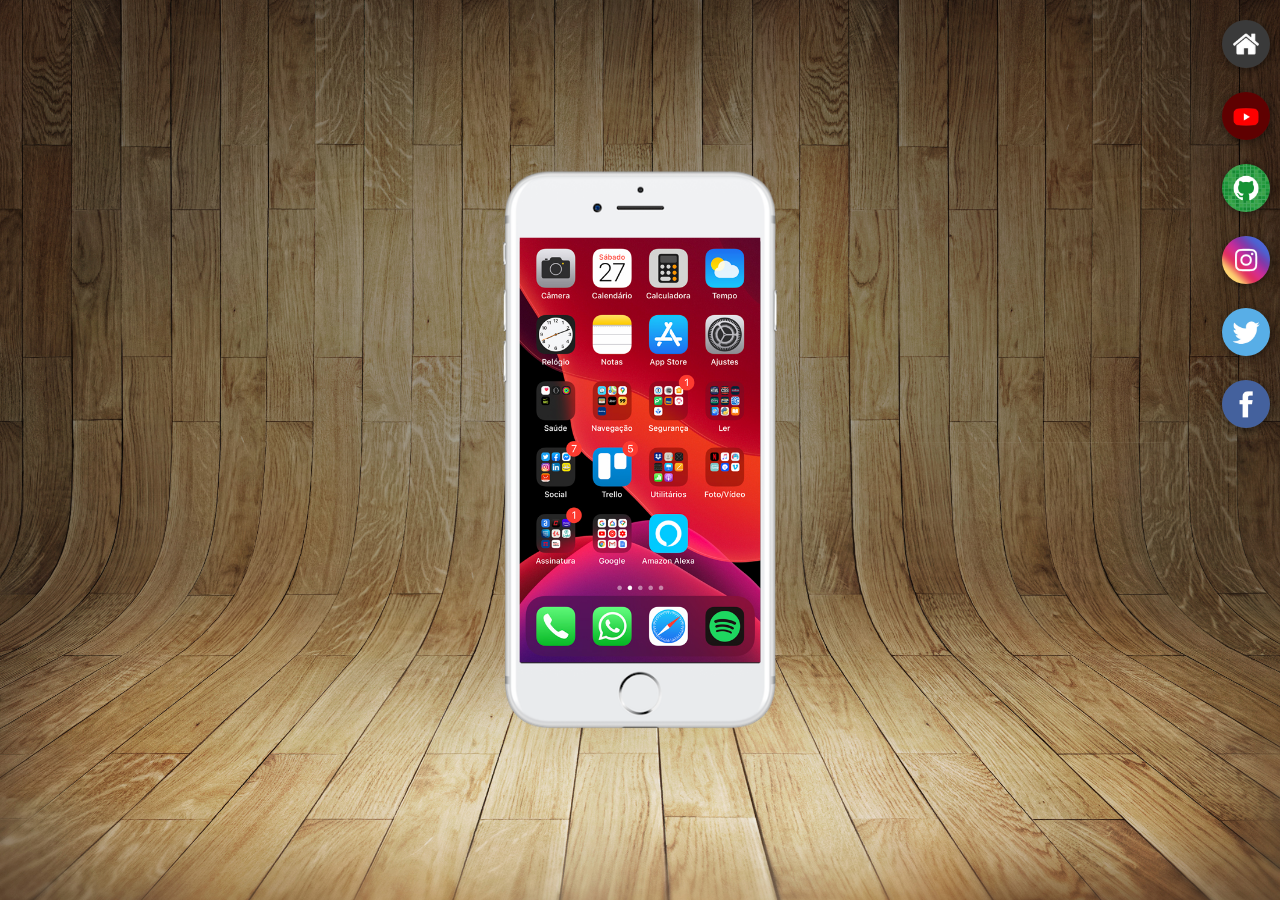
<file: index.html>
<!DOCTYPE html>
<html lang="pt-br">
<head>
    <meta charset="UTF-8">
    <meta name="viewport" content="width=device-width, initial-scale=1.0">
    <title>Redes Sociais</title>
    <link rel="stylesheet" href="styles.css">
    <link rel="shortcut icon" href="./imagens/" type="image/x-icon">
    <link rel="shortcut icon" href="./imagens/favicon.ico" type="image/x-icon">
</head>
<body>
    <div class="container-iphone">
        <img src="imagens/frame-iphone.png" alt="iphone">
        <iframe src="./pages/home.html" frameborder="0" name="name"></iframe>
    </div>
    <div class="nav">
        <a href="./pages/home.html" target="name"><img src="imagens/logo-home.jpg" alt="logo"></a>
        <a href="./pages/pag_001.html" target="name"><img src="imagens/logo-youtube.jpg" alt="logo"></a>
        <a href="./pages/pag_002.html" target="name"><img src="imagens/logo-github.jpg" alt="logo"></a>
        <a href="./pages/pag_003.html" target="name"><img src="imagens/logo-instagram.jpg" alt="logo"></a>
        <a href="./pages/pag_004.html" target="name"><img src="imagens/logo-twitter.jpg" alt="logo"></a>
        <a href="./pages/pag_005.html" target="name"><img src="imagens/logo-facebook.jpg" alt="logo"></a>
    </div>
</body>
</html>
</file>
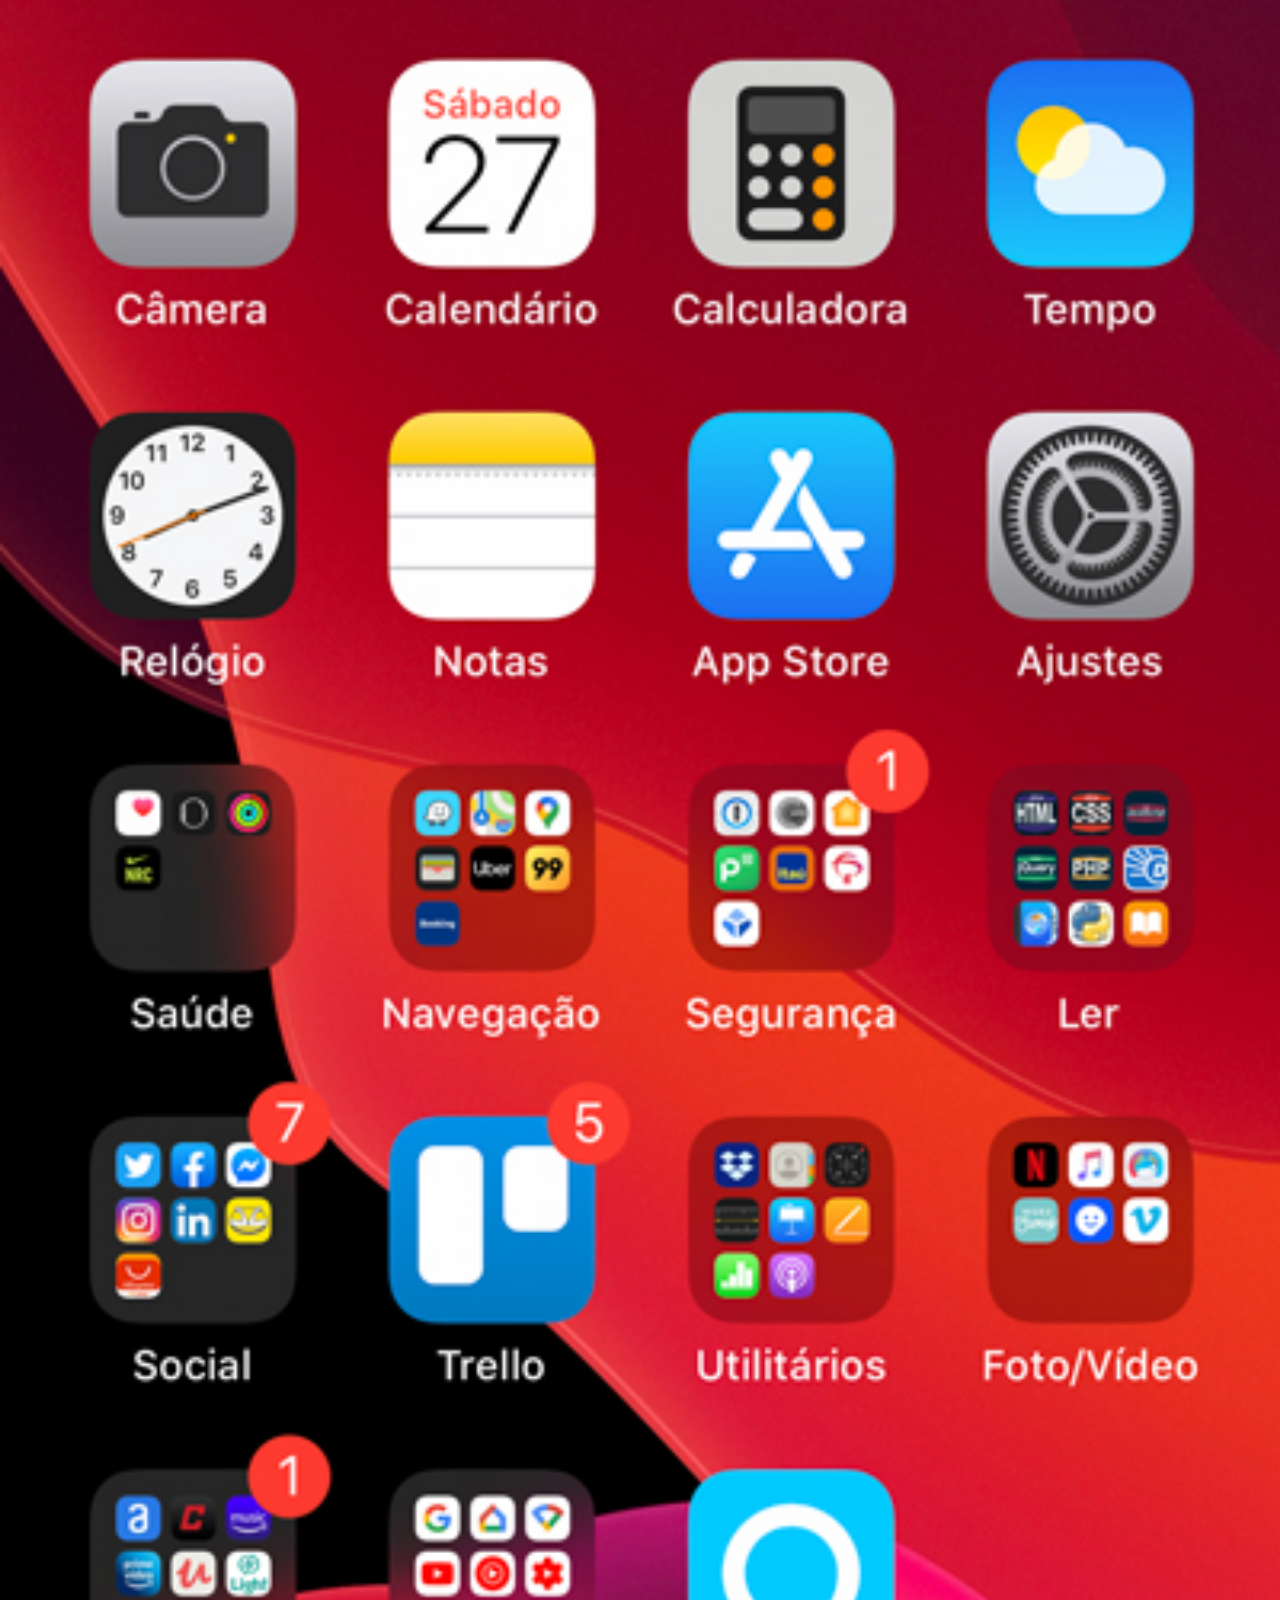
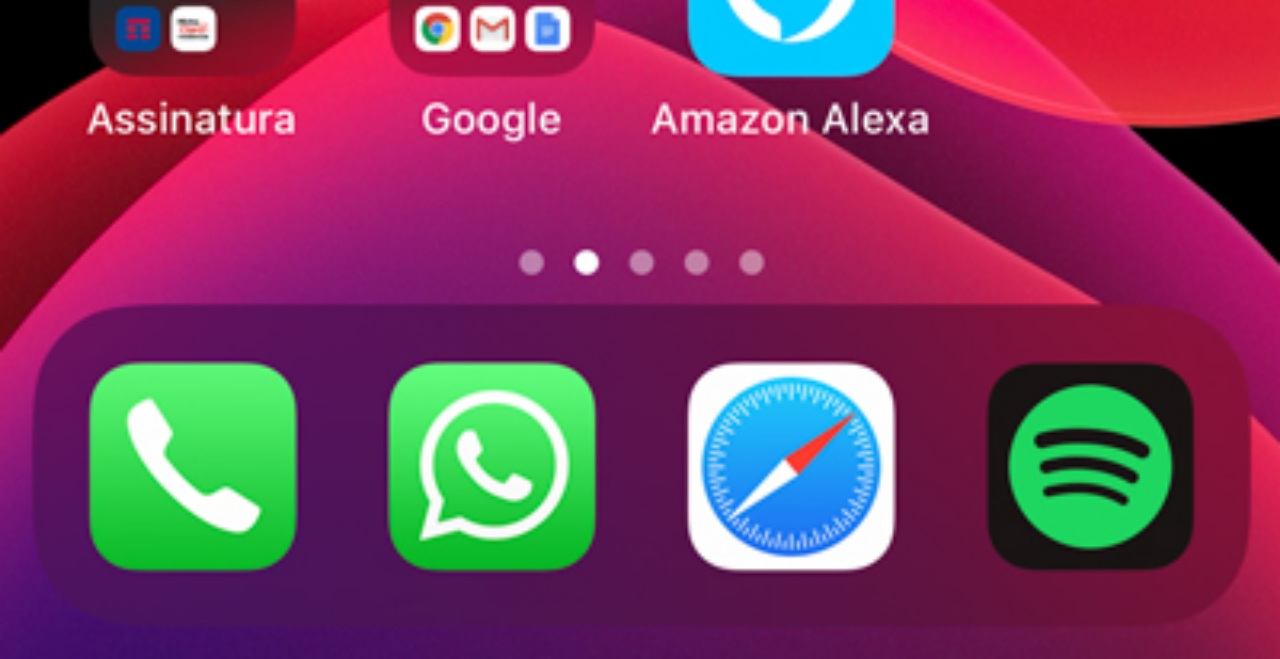
<file: pages/home.html>
<!DOCTYPE html>
<html lang="pt-br">
<head>
    <meta charset="UTF-8">
    <meta name="viewport" content="width=device-width, initial-scale=1.0">
    <title>Document</title>
    <style>
        *{
            margin: 0;
            padding: 0;
        }
        .container-img img{
            display: block;
            margin: auto;
            width: 100%;
        }
        .button p{
            text-align: center;
            padding: 15px 0px;
            font-size: 18px;
            font-family: Arial, Helvetica, sans-serif;
            font-weight: bold;
            background-color: red;
            color: white;
        }
        .button p:hover{
            cursor: pointer;
        }
        .button > p > a{
            color: white;
            text-decoration: none;
        }
    
    </style>
</head>
<body>
    <div class="container-img">
        <img src="../imagens/tela-home.jpg" alt="img">
    </div>
</body>
</html>
</file>
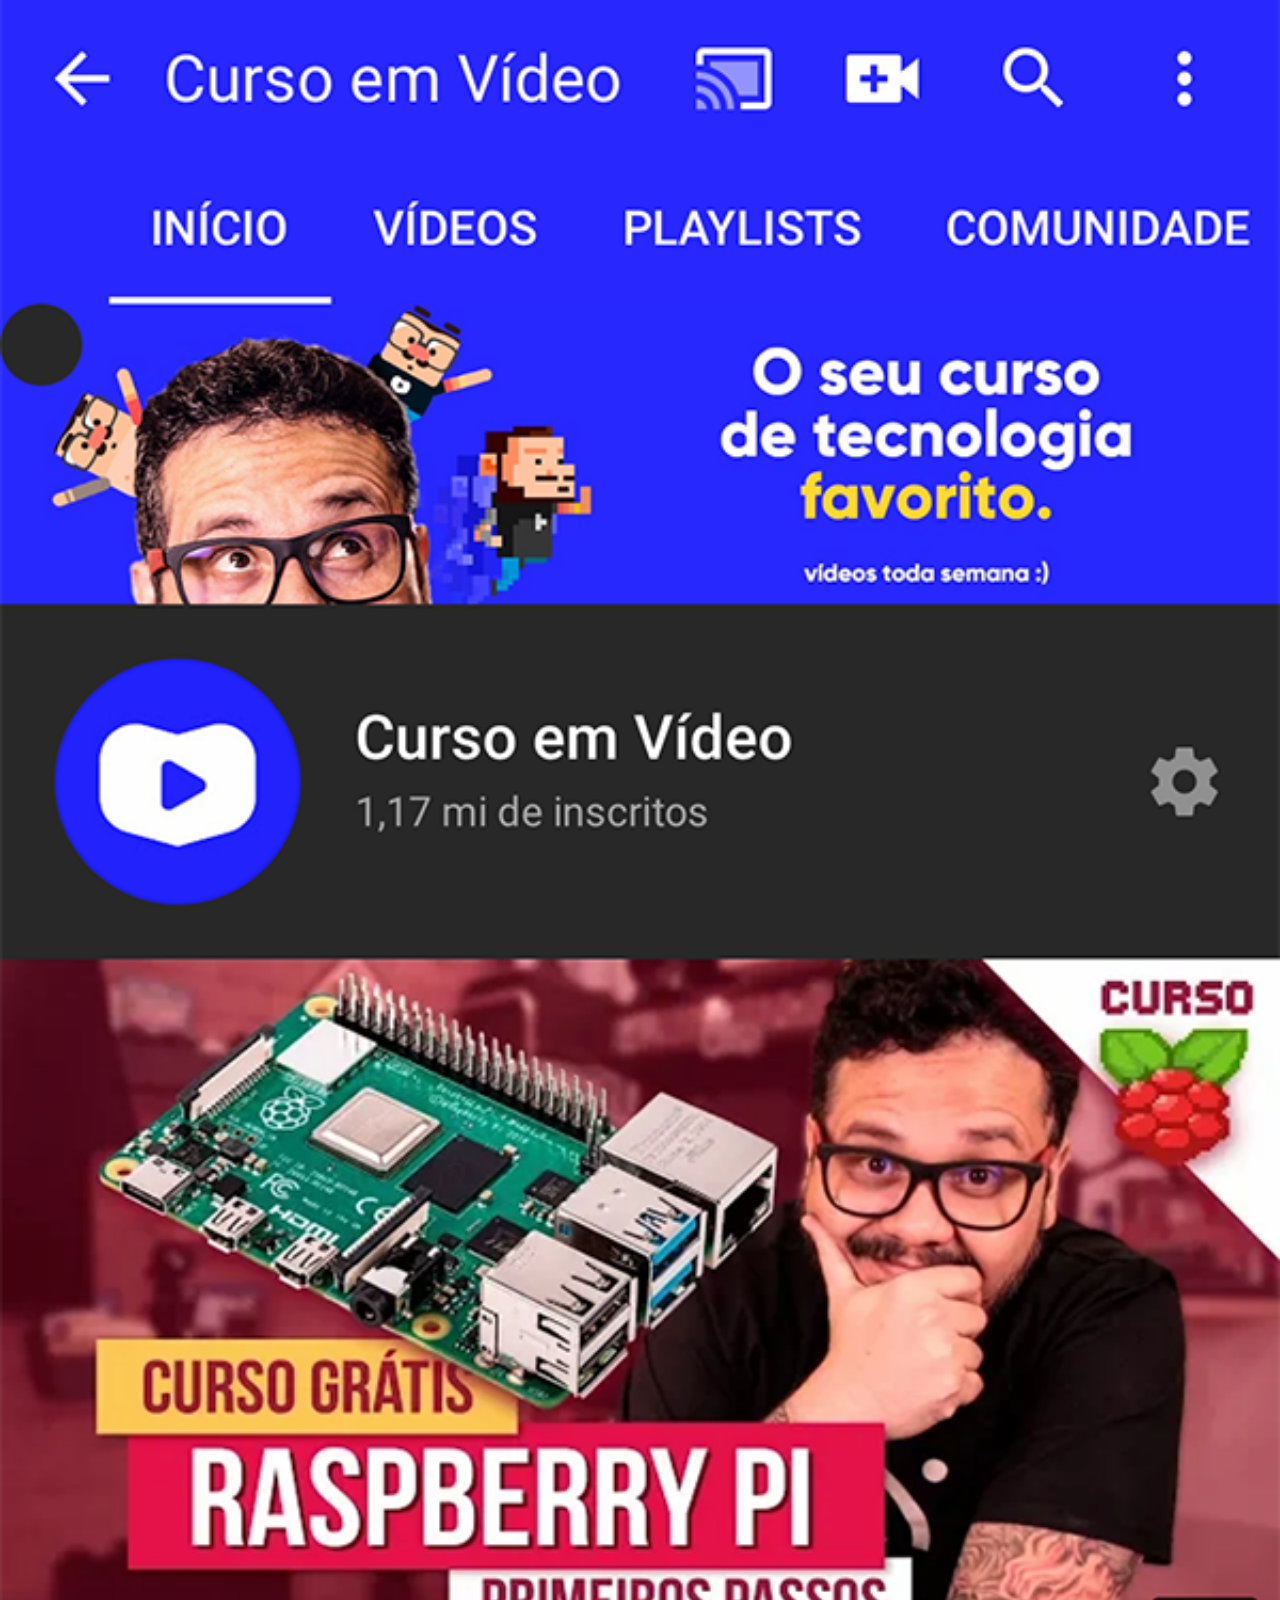
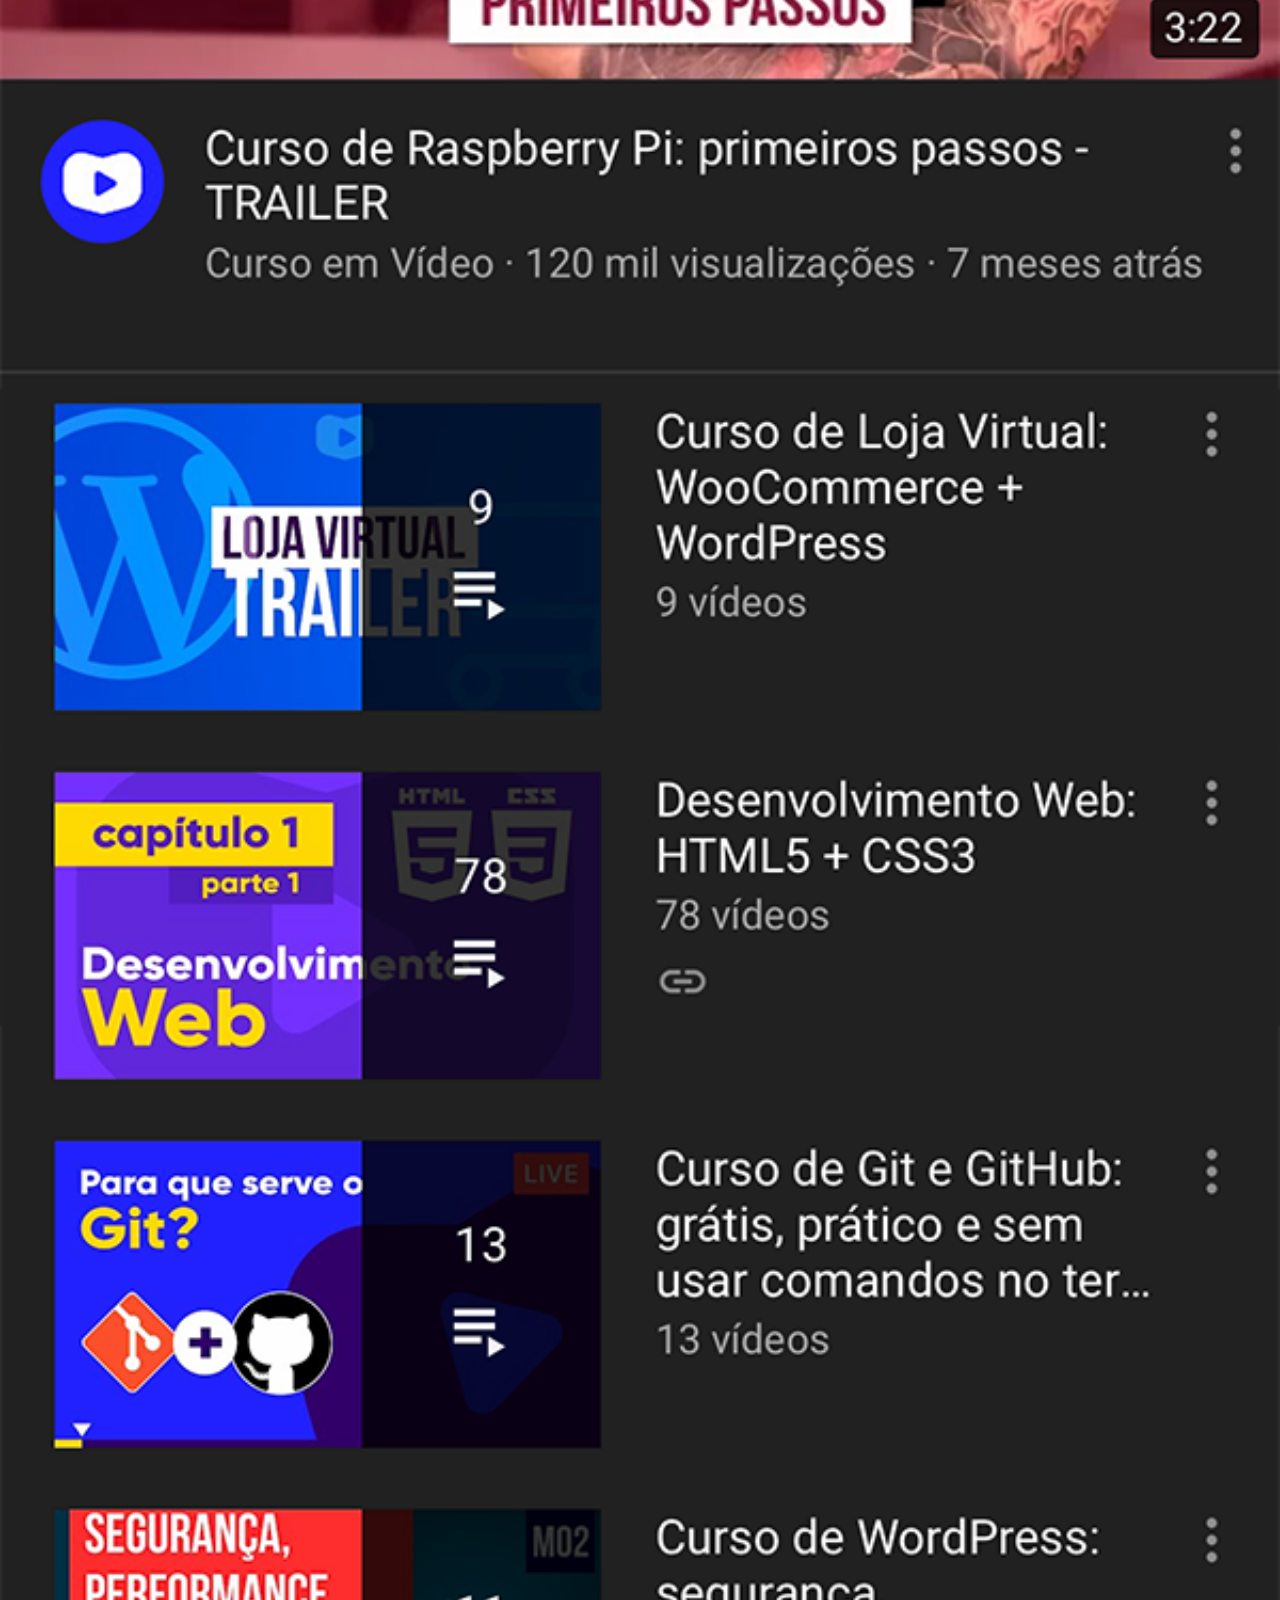
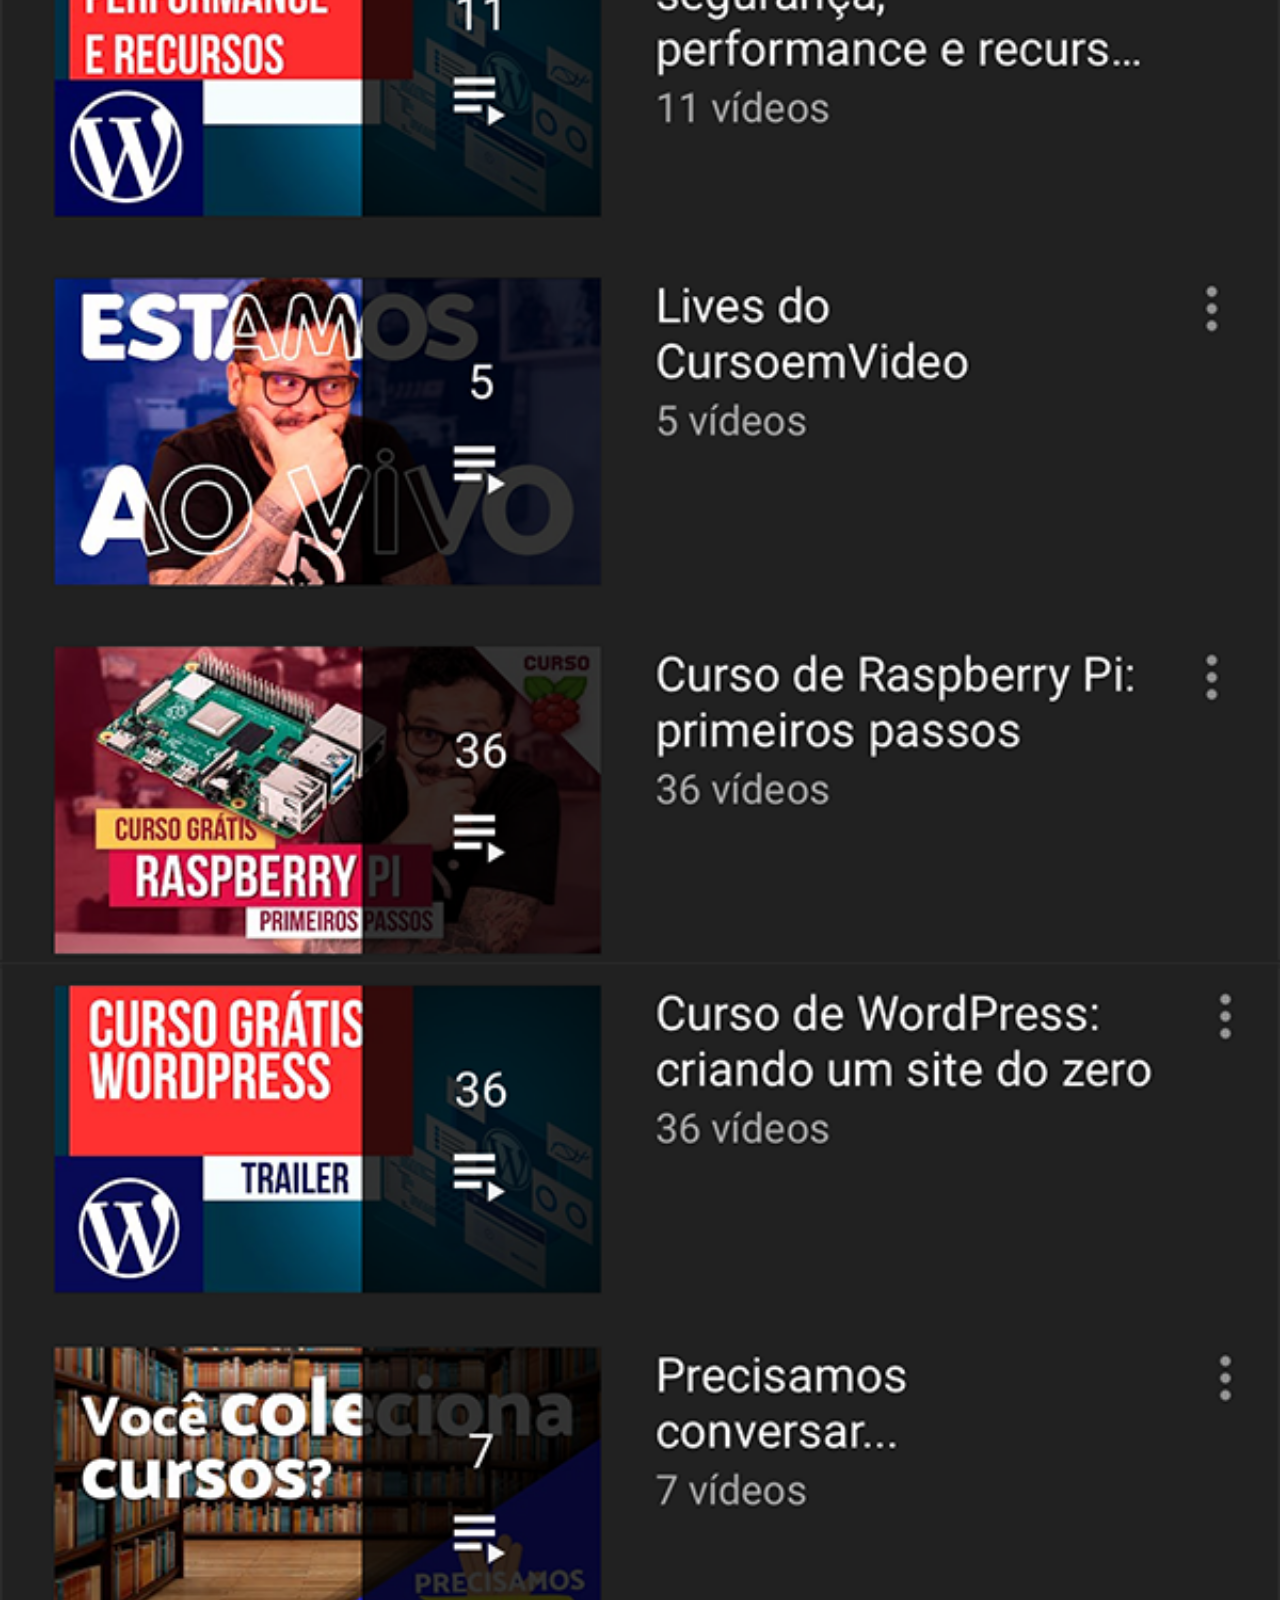
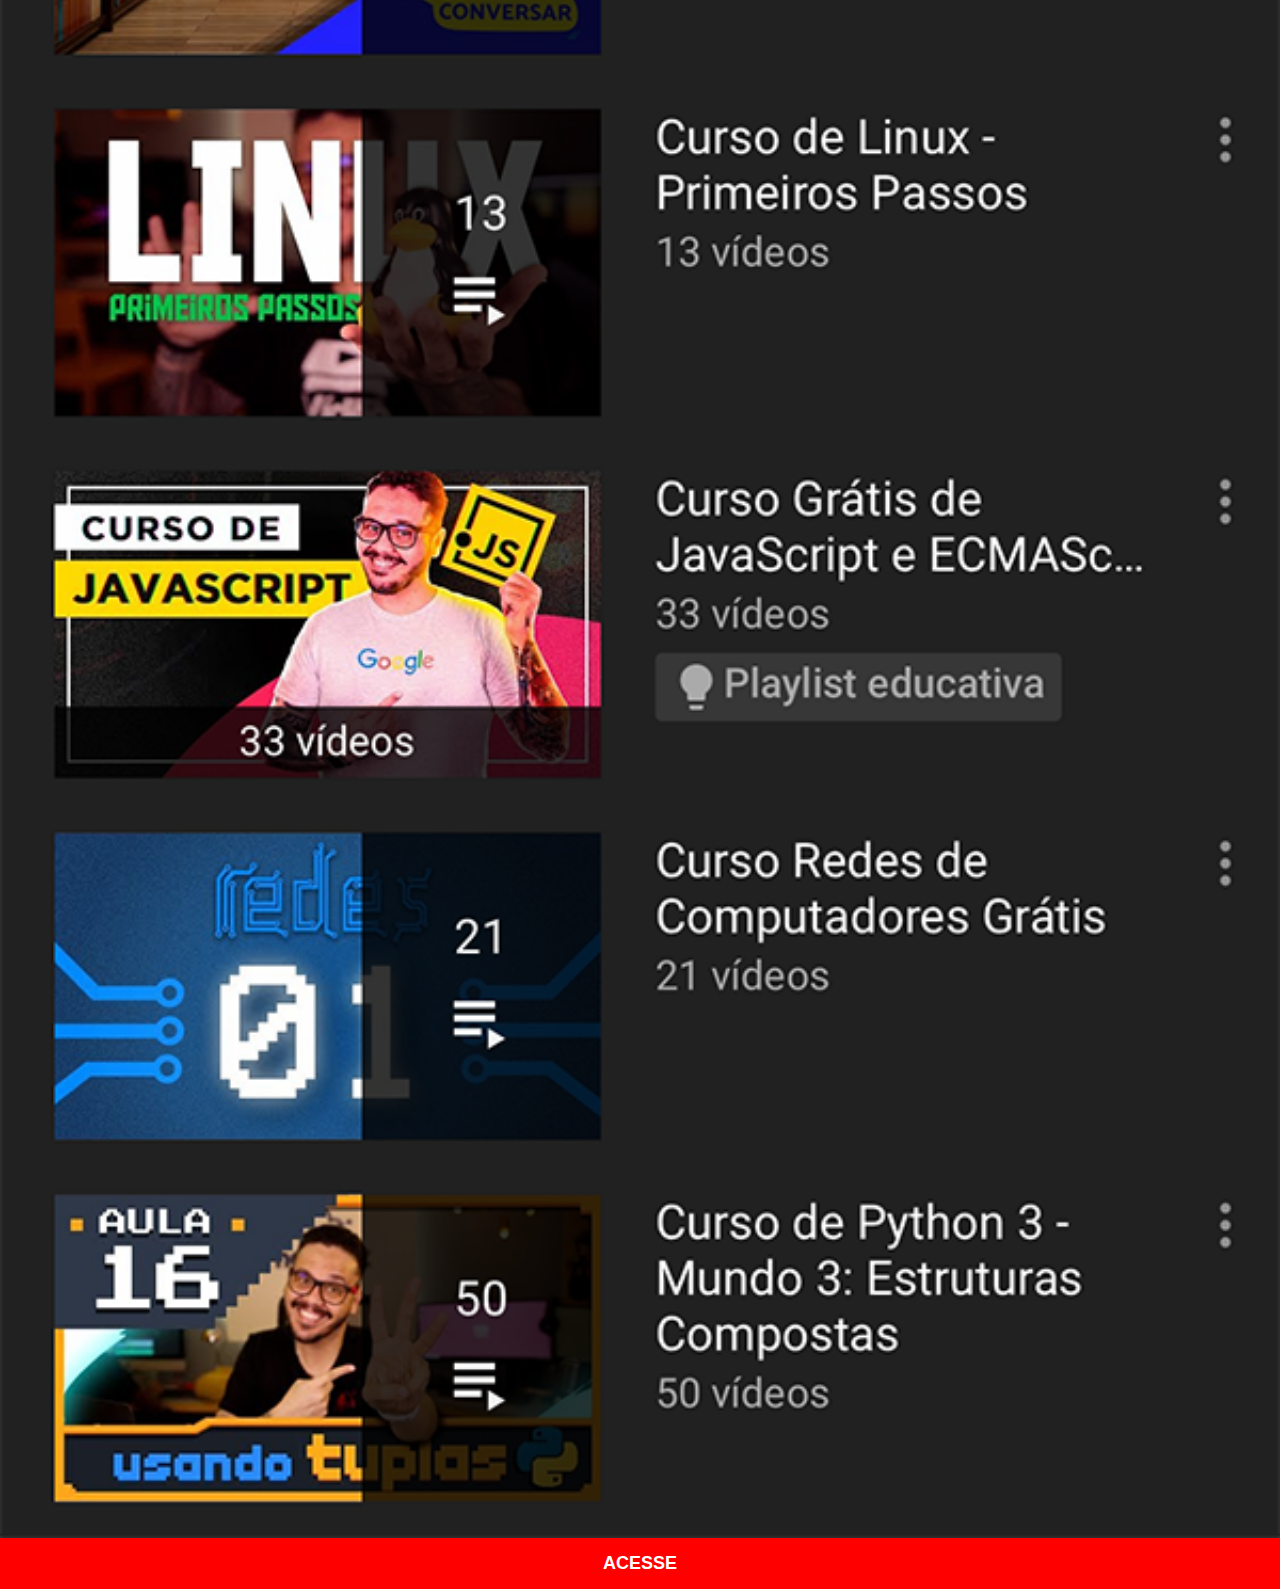
<file: pages/pag_001.html>
<!DOCTYPE html>
<html lang="pt-br">
<head>
    <meta charset="UTF-8">
    <meta name="viewport" content="width=device-width, initial-scale=1.0">
    <title>Document</title>
    <style>
        *{
            margin: 0;
            padding: 0;
        }
        ::-webkit-scrollbar{
            width: 0;
            height: 0;
        }
        .container-img img{
            display: block;
            margin: auto;
            width: 100%;
        }
        .button p{
            text-align: center;
            padding: 15px 0px;
            font-size: 18px;
            font-family: Arial, Helvetica, sans-serif;
            font-weight: bold;
            background-color: red;
            color: white;
        }
        .button p:hover{
            cursor: pointer;
        }
        .button > p > a{
            color: white;
            text-decoration: none;
        }
    
    </style>
</head>
<body>
    <div class="container-img">
        <img src="../imagens/tela-youtube.png" alt="img">
    </div>
    <div class="button">
        <p><a href="#">ACESSE</a></p>
    </div>
</body>
</html>
</file>
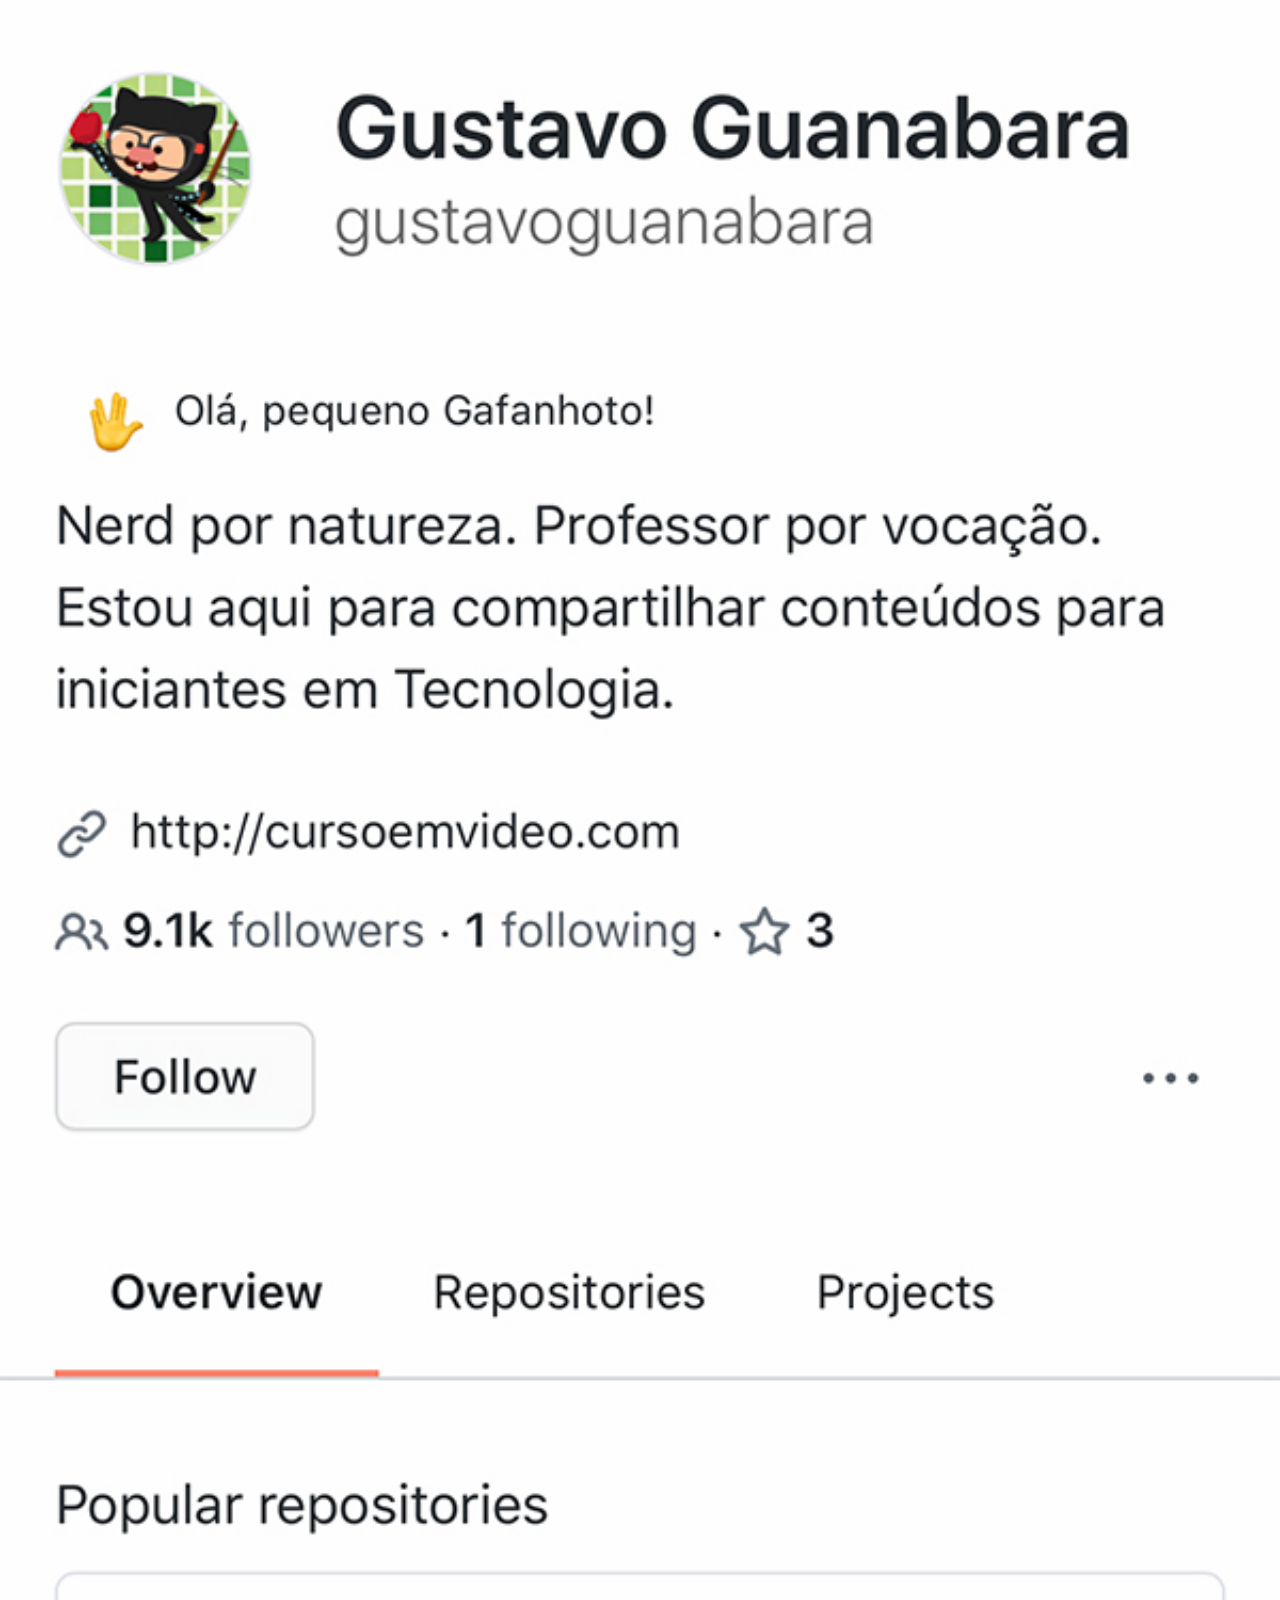
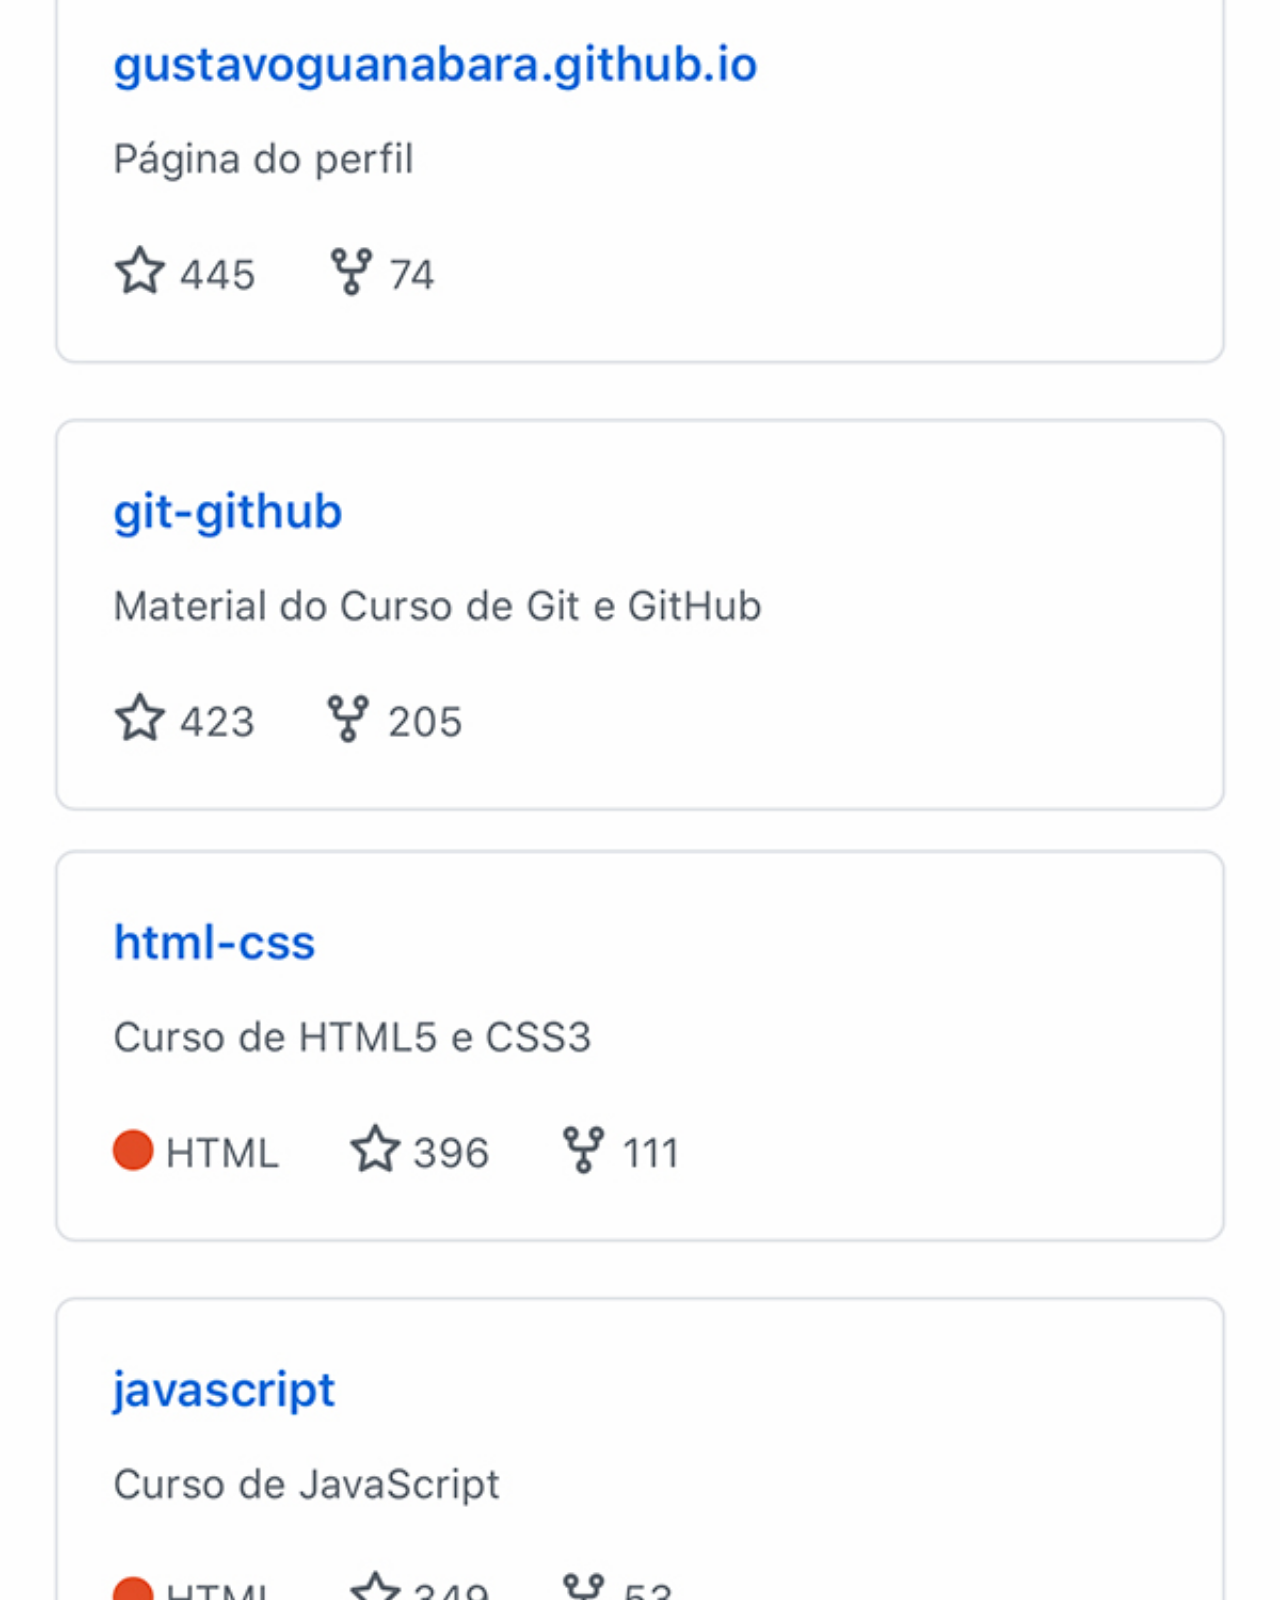
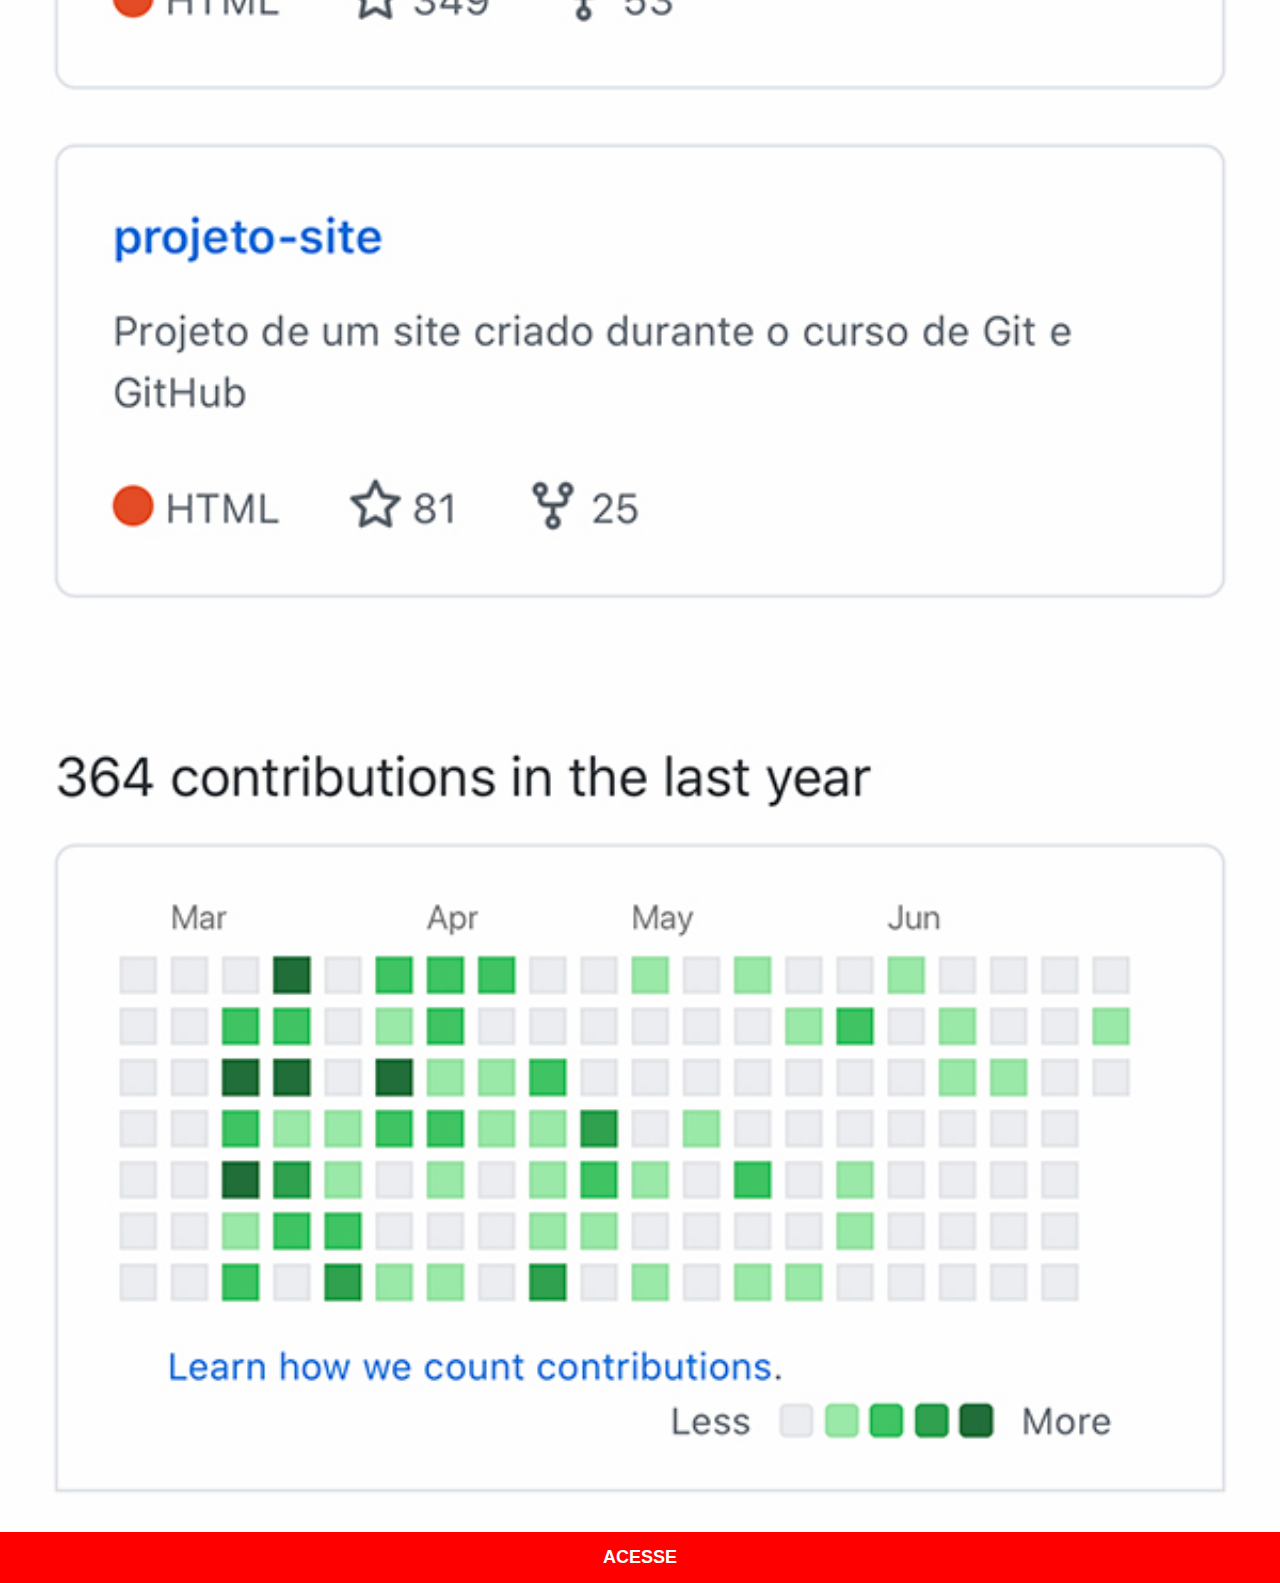
<file: pages/pag_002.html>
<!DOCTYPE html>
<html lang="pt-br">
<head>
    <meta charset="UTF-8">
    <meta name="viewport" content="width=device-width, initial-scale=1.0">
    <title>Document</title>
    <style>
        *{
            margin: 0;
            padding: 0;
        }
        ::-webkit-scrollbar{
            width: 0;
            height: 0;
        }
        .container-img img{
            display: block;
            margin: auto;
            width: 100%;
        }
        .button p{
            text-align: center;
            padding: 15px 0px;
            font-size: 18px;
            font-family: Arial, Helvetica, sans-serif;
            font-weight: bold;
            background-color: red;
            color: white;
        }
        .button p:hover{
            cursor: pointer;
        }
        .button > p > a{
            color: white;
            text-decoration: none;
        }
    
    </style>
</head>
<body>
    <div class="container-img">
        <img src="../imagens/tela-github.jpg" alt="img">
    </div>
    <div class="button">
        <p><a href="#">ACESSE</a></p>
    </div>
</body>
</html>
</file>
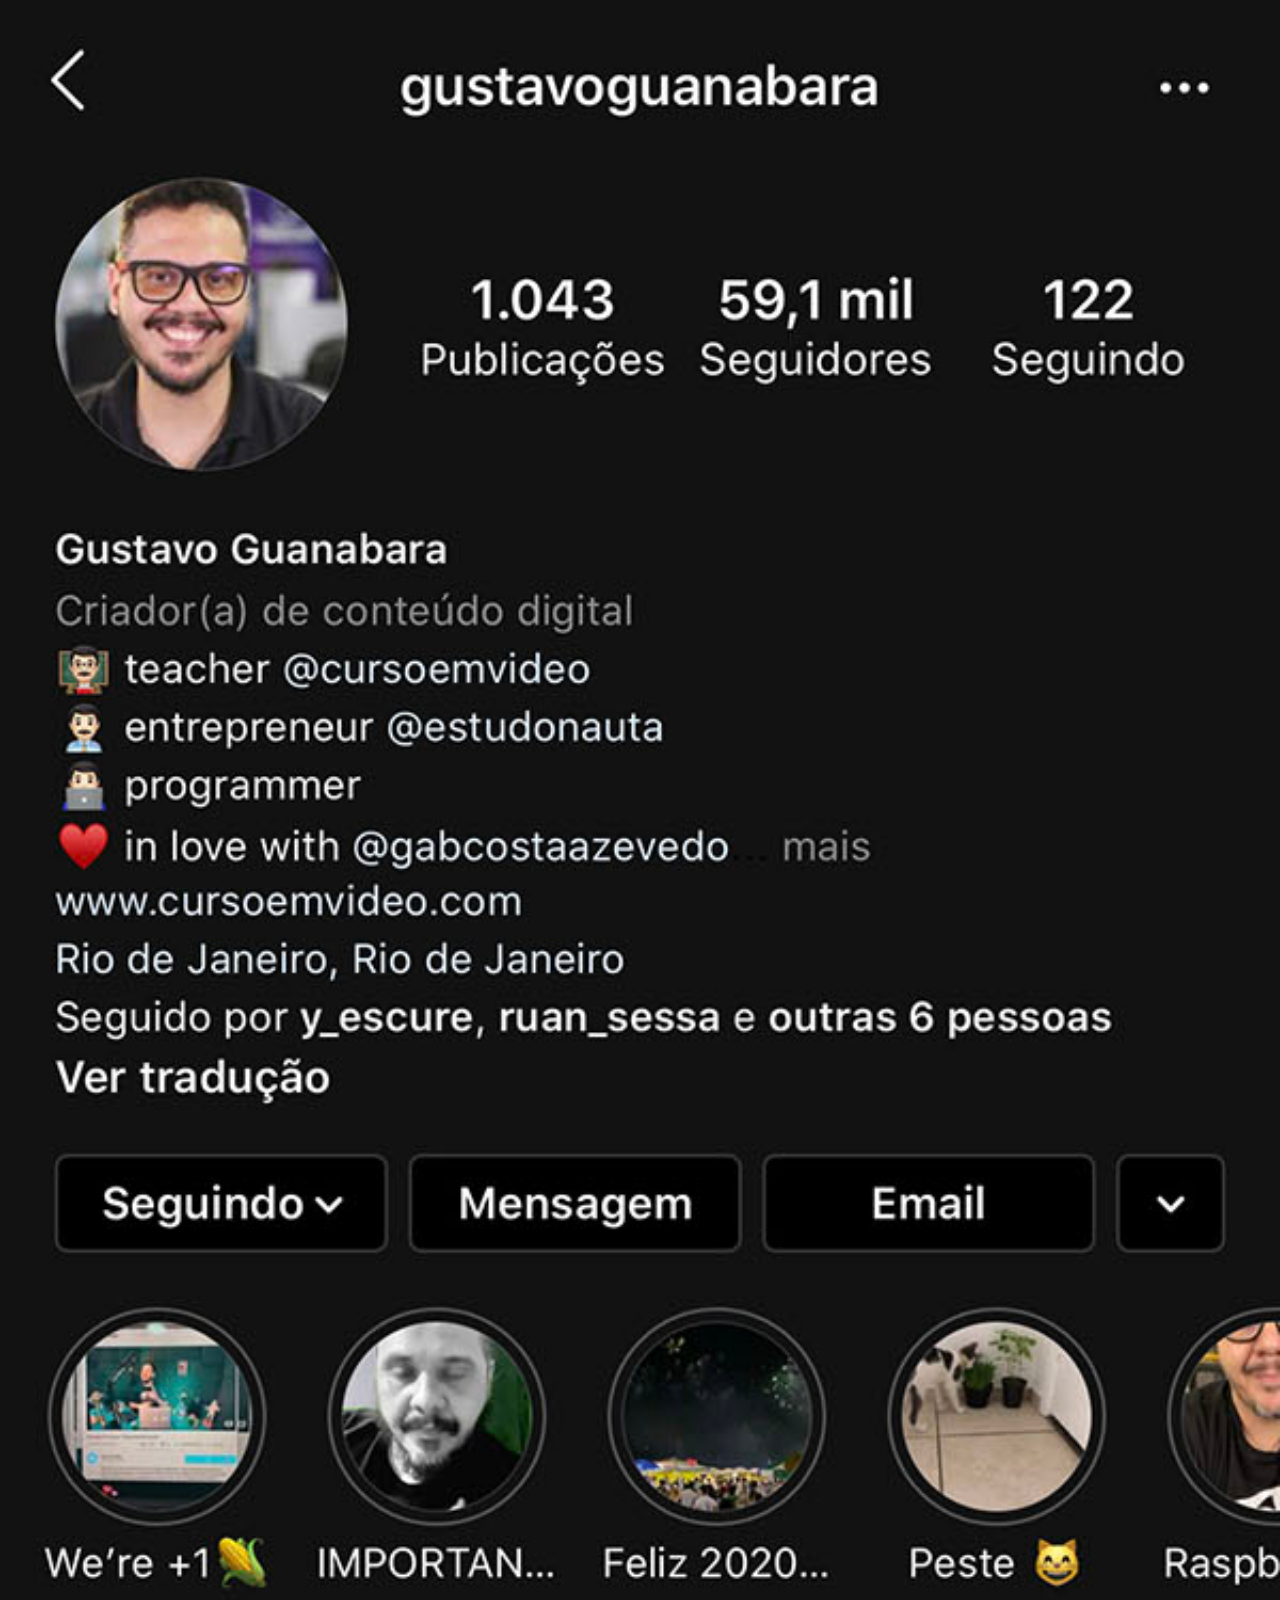
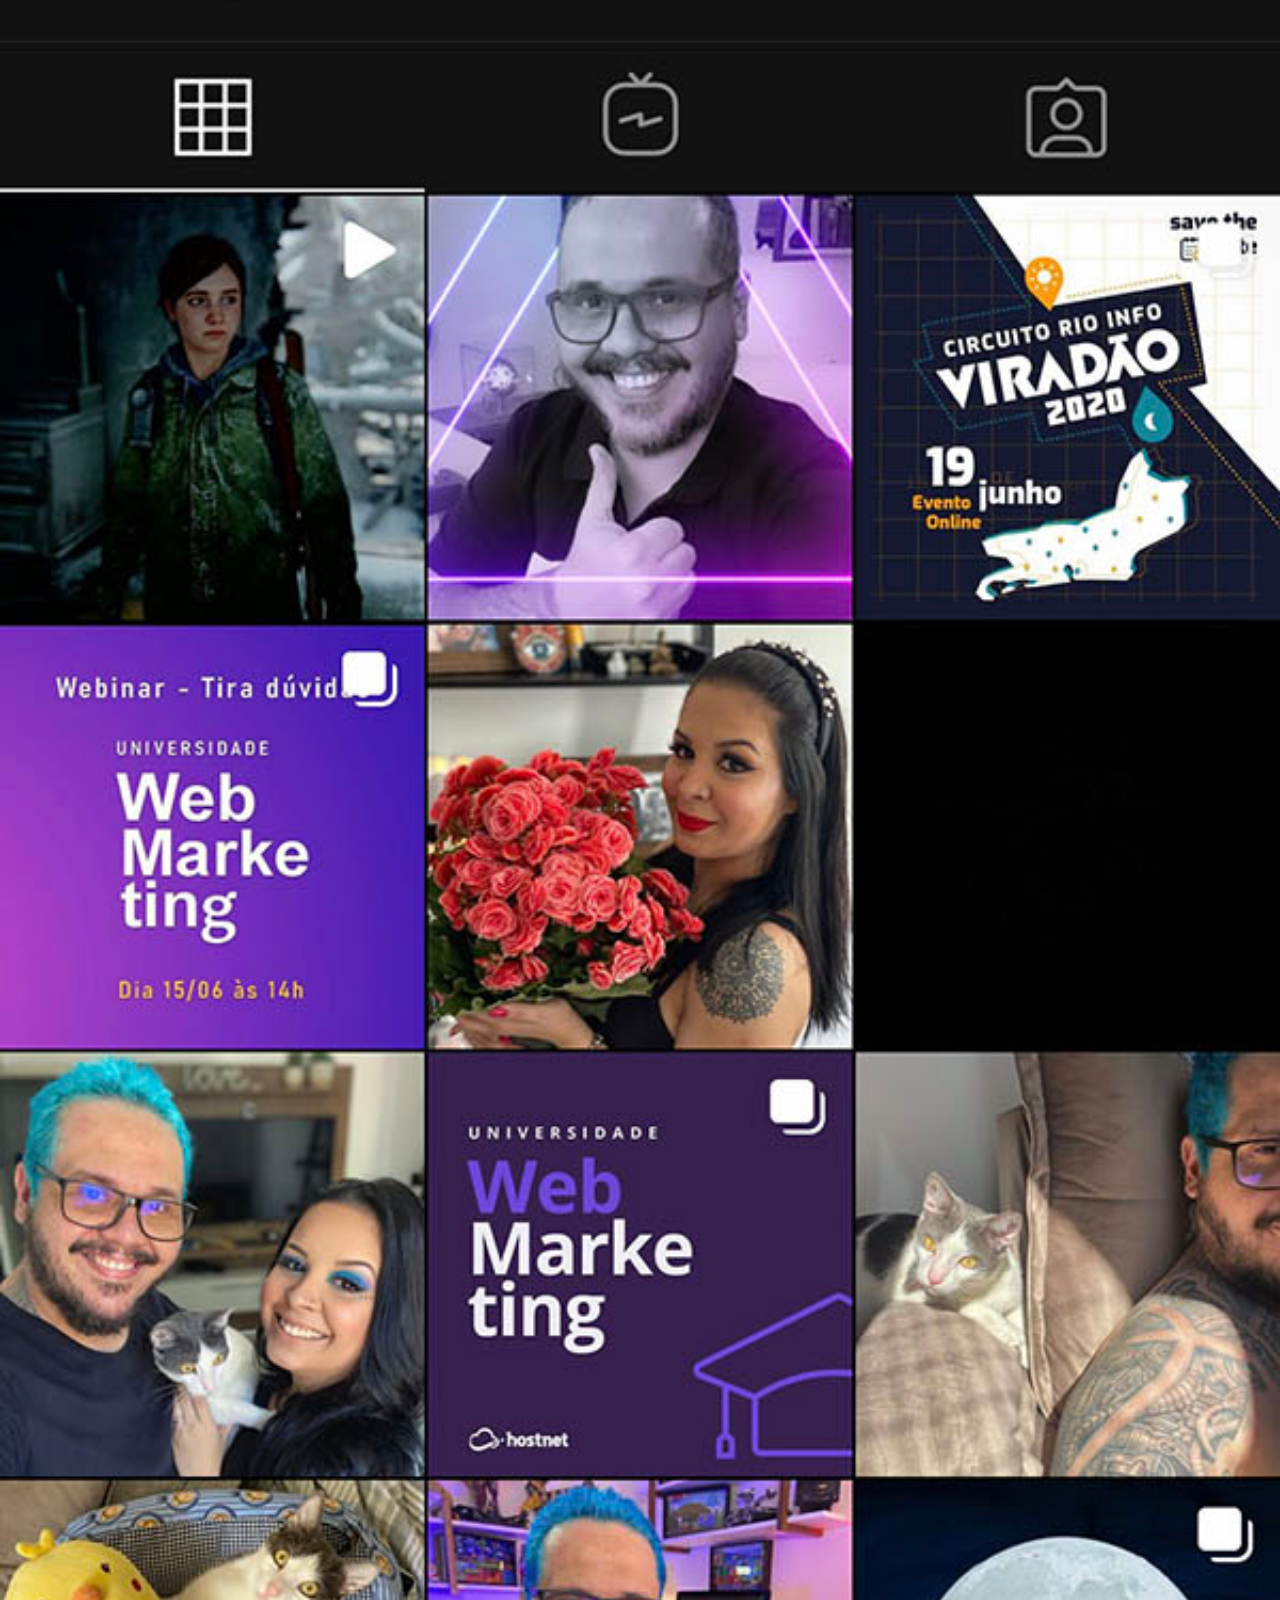
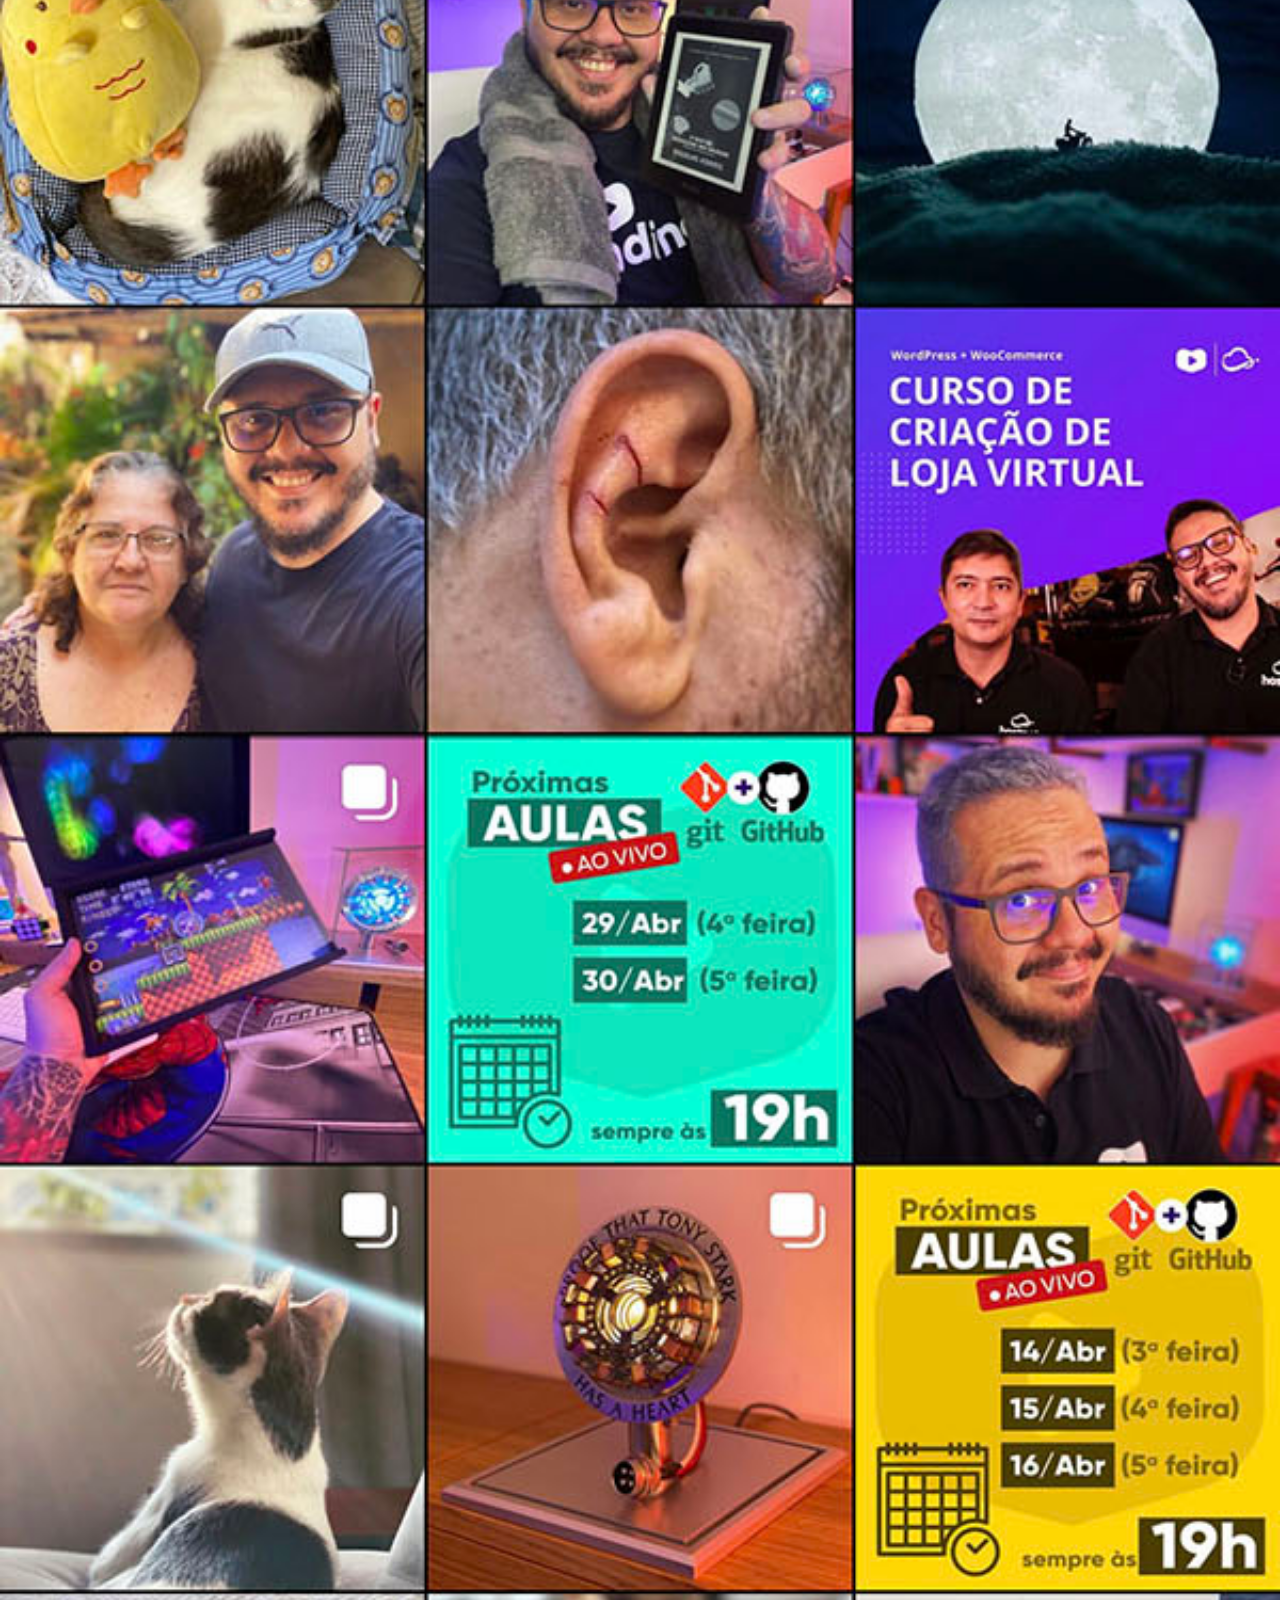
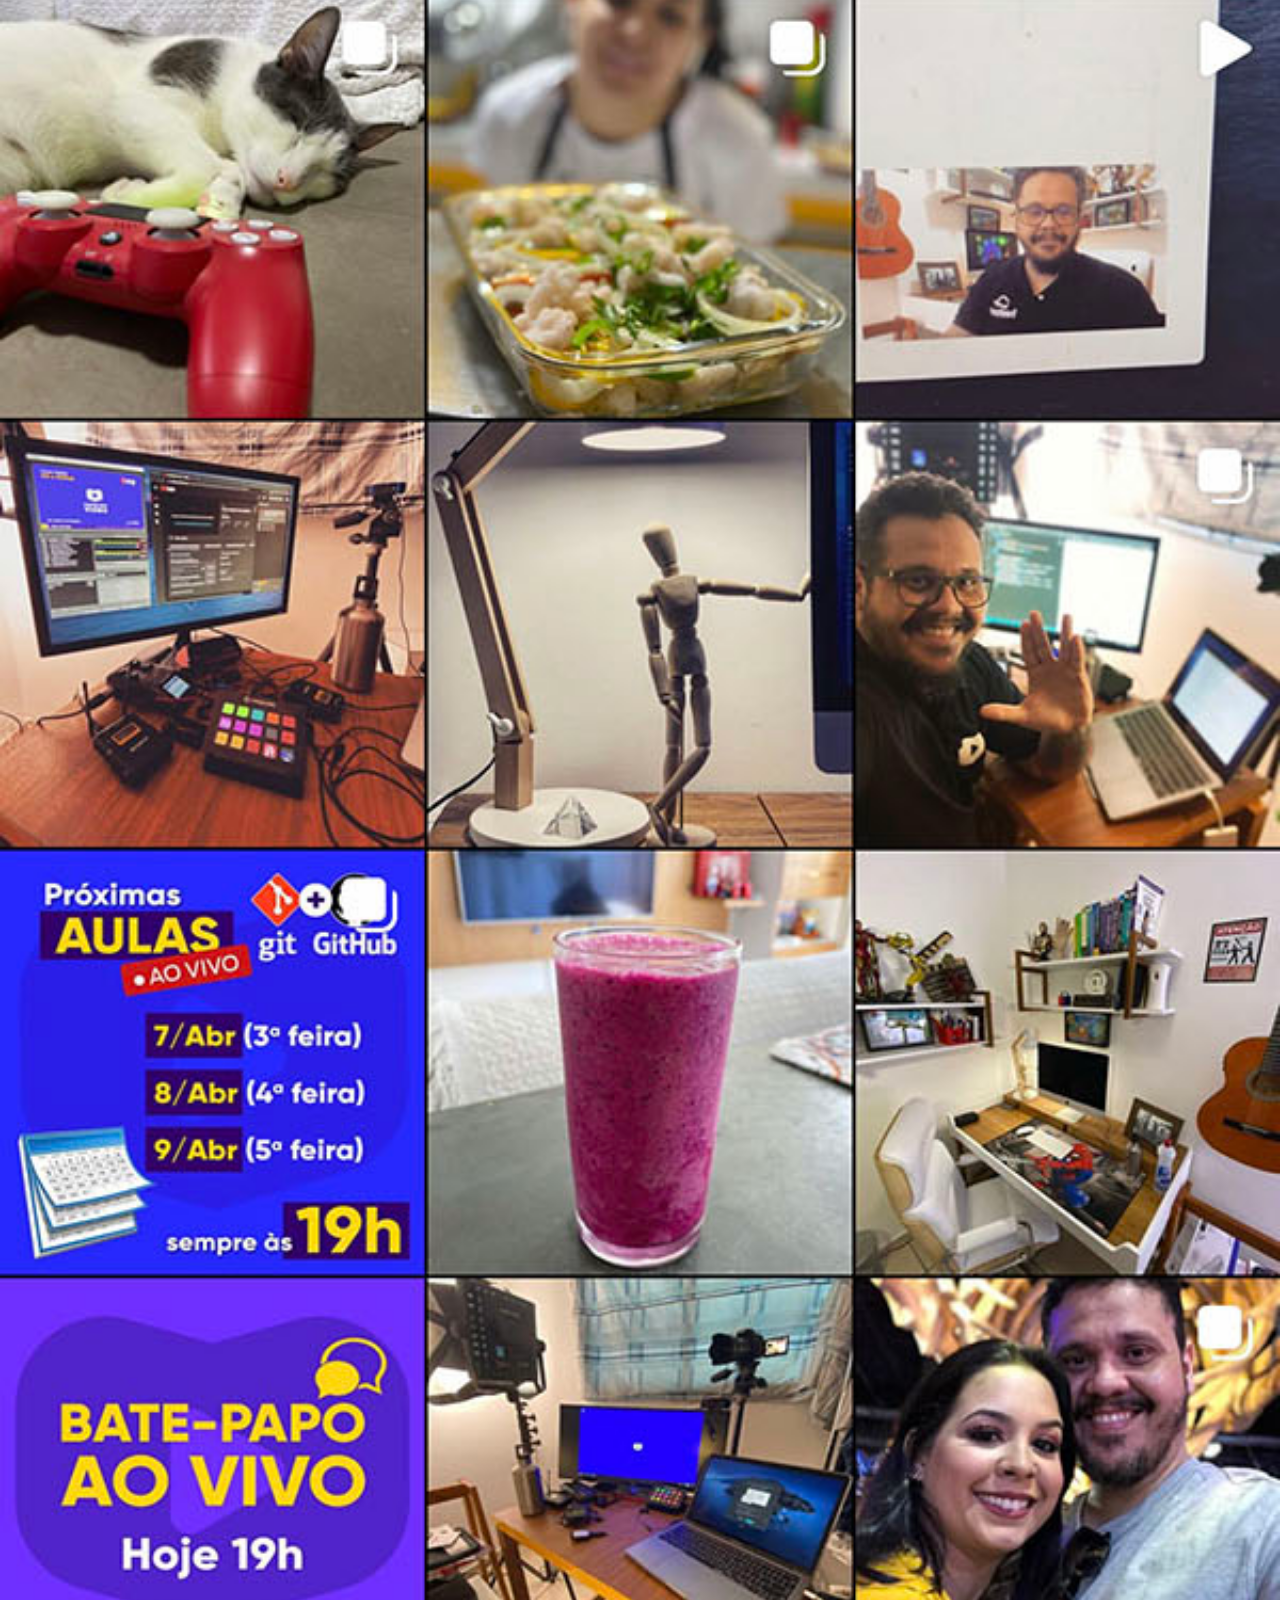
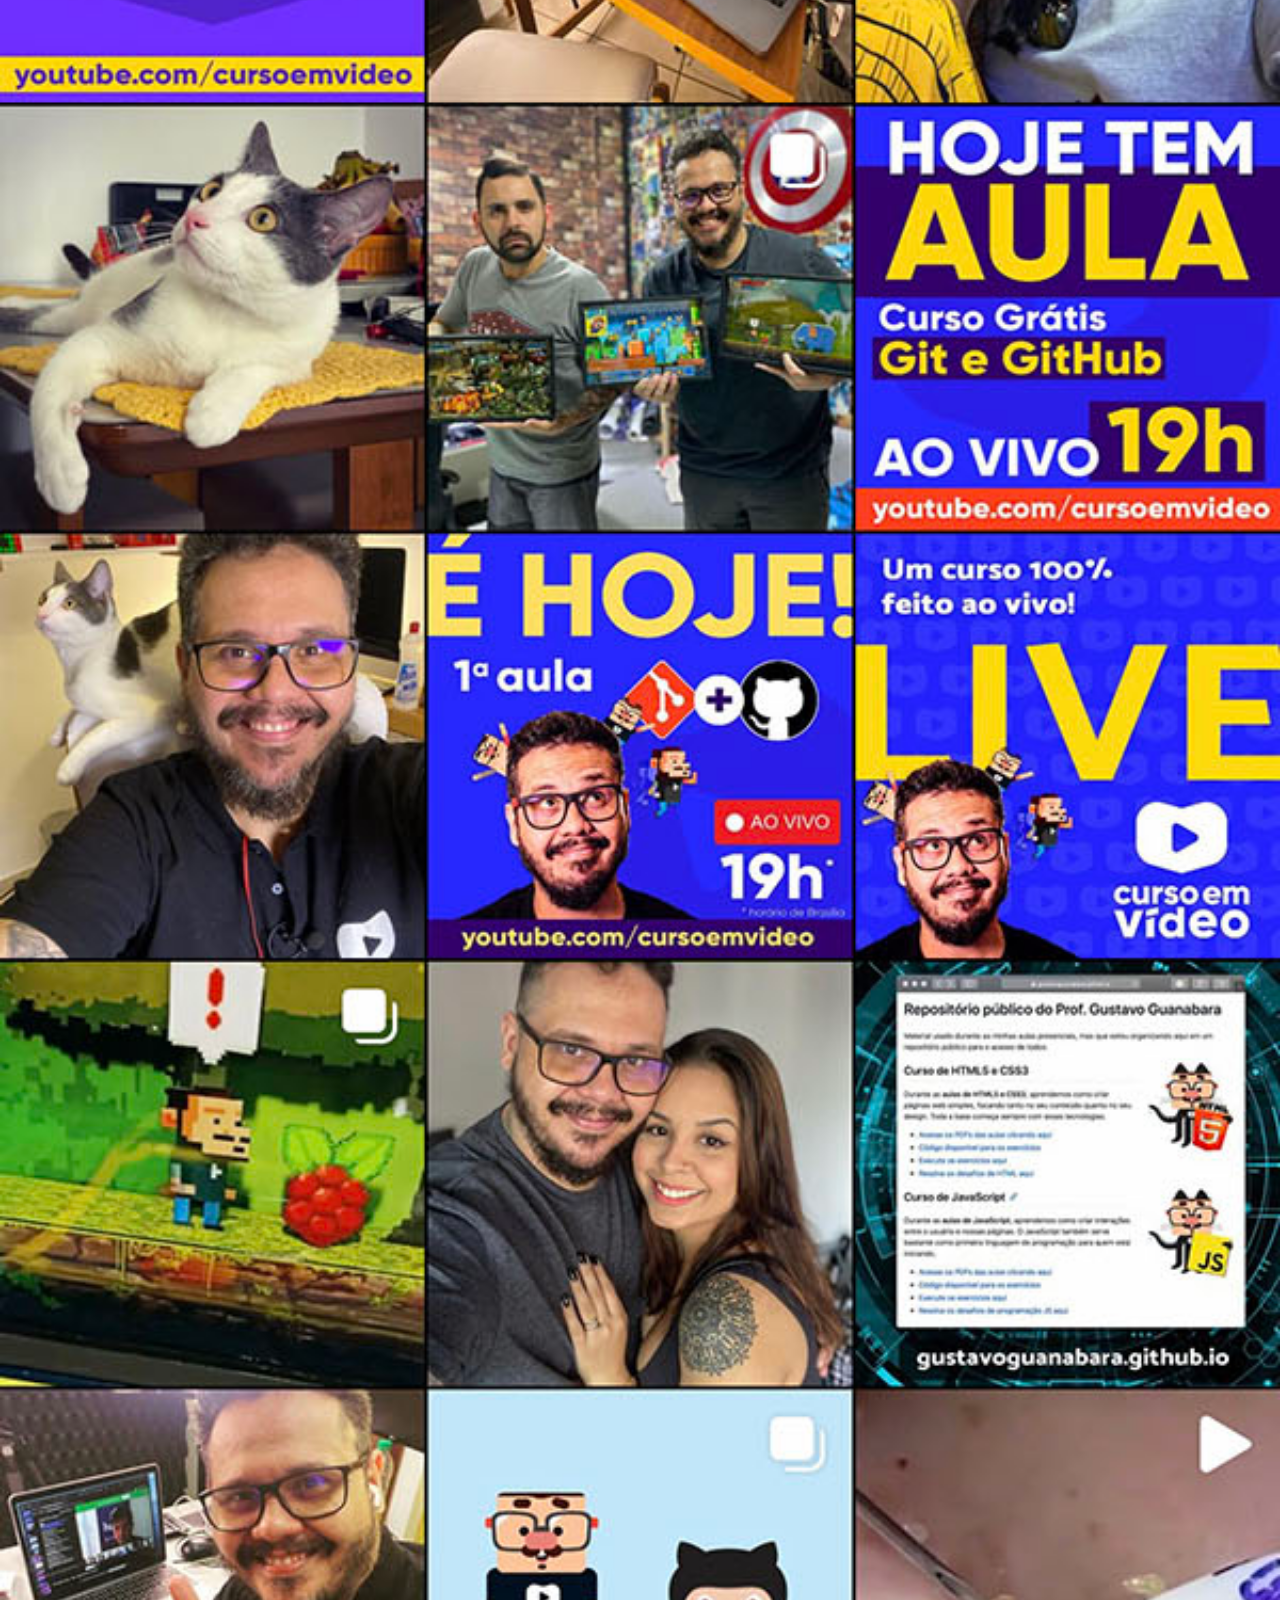
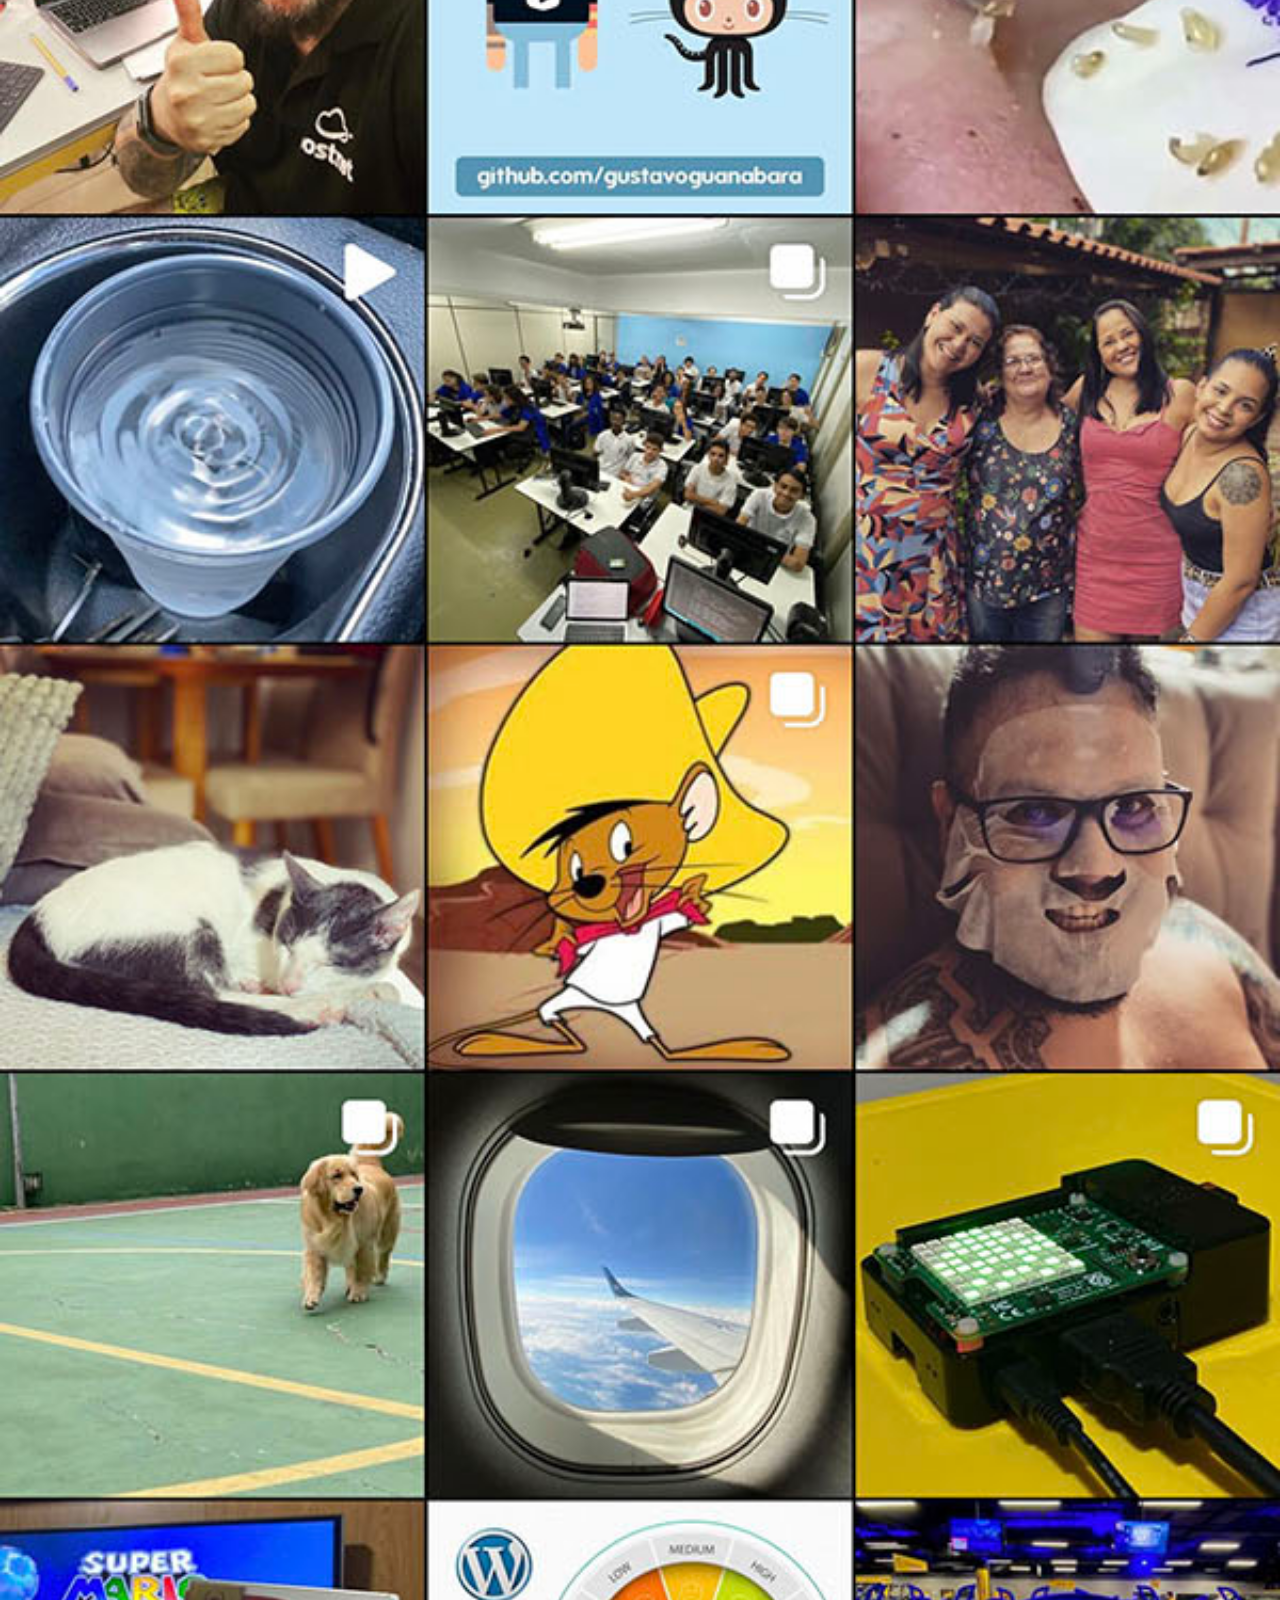
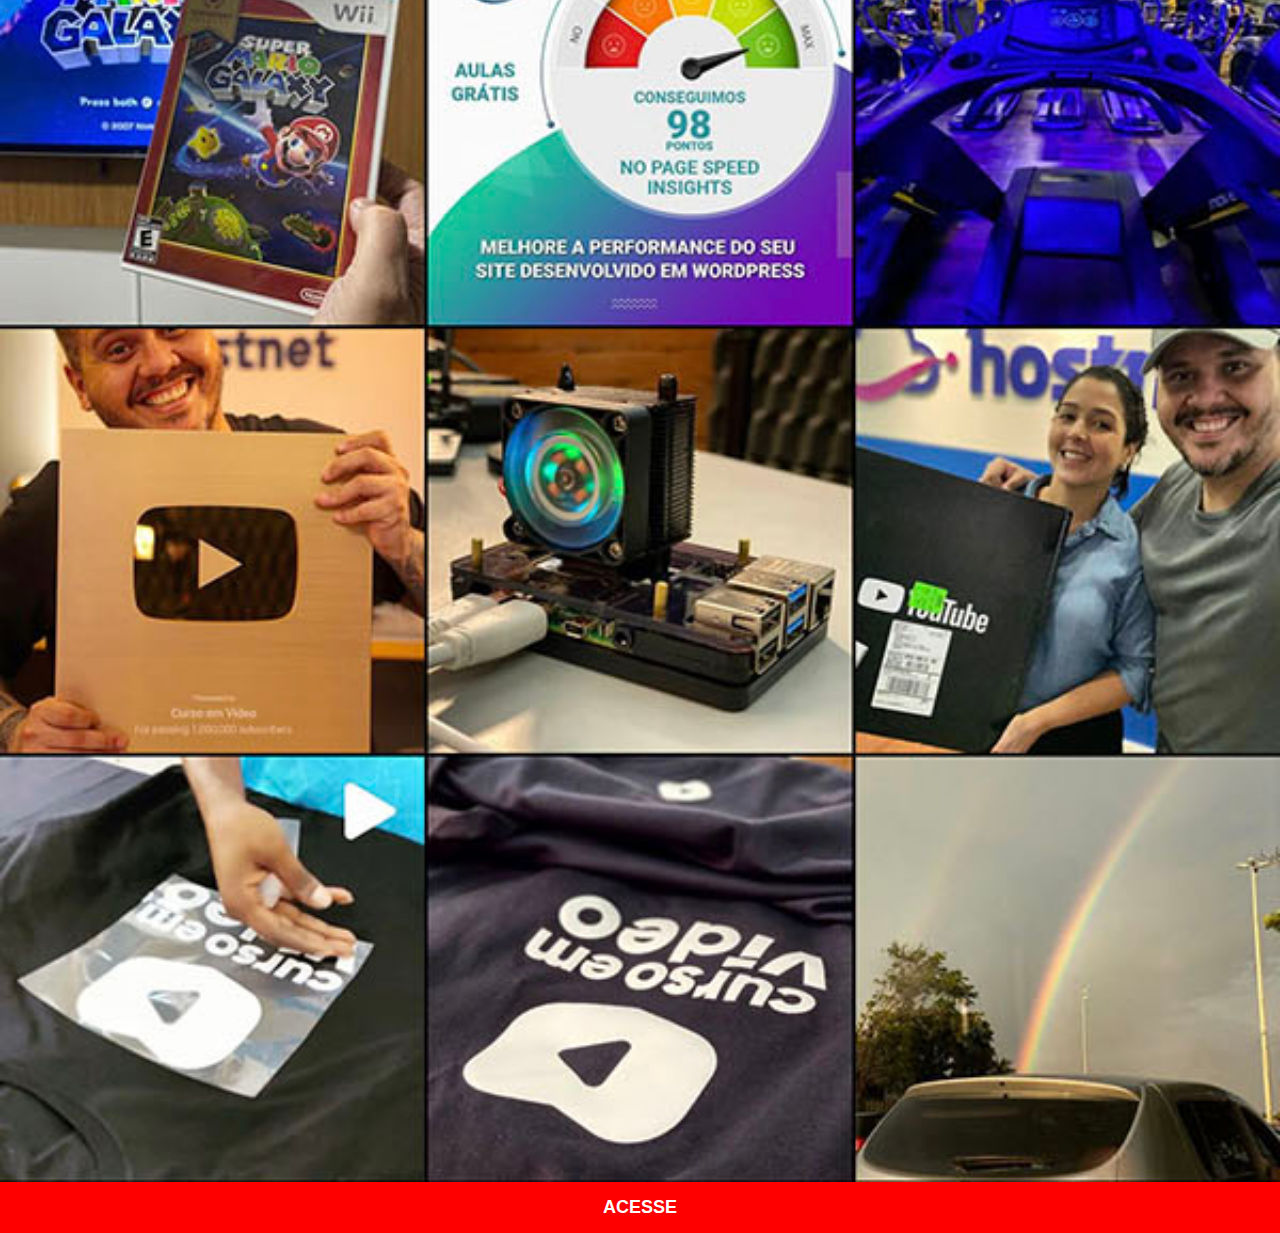
<file: pages/pag_003.html>
<!DOCTYPE html>
<html lang="pt-br">
<head>
    <meta charset="UTF-8">
    <meta name="viewport" content="width=device-width, initial-scale=1.0">
    <title>Document</title>
    <style>
        *{
            margin: 0;
            padding: 0;
        }
        ::-webkit-scrollbar{
            width: 0;
            height: 0;
        }
        .container-img img{
            display: block;
            margin: auto;
            width: 100%;
        }
        .button p{
            text-align: center;
            padding: 15px 0px;
            font-size: 18px;
            font-family: Arial, Helvetica, sans-serif;
            font-weight: bold;
            background-color: red;
            color: white;
        }
        .button p:hover{
            cursor: pointer;
        }
        .button > p > a{
            color: white;
            text-decoration: none;
        }
    
    </style>
</head>
<body>
    <div class="container-img">
        <img src="../imagens/tela-instagram.jpg" alt="img">
    </div>
    <div class="button">
        <p><a href="#">ACESSE</a></p>
    </div>
</body>
</html>
</file>
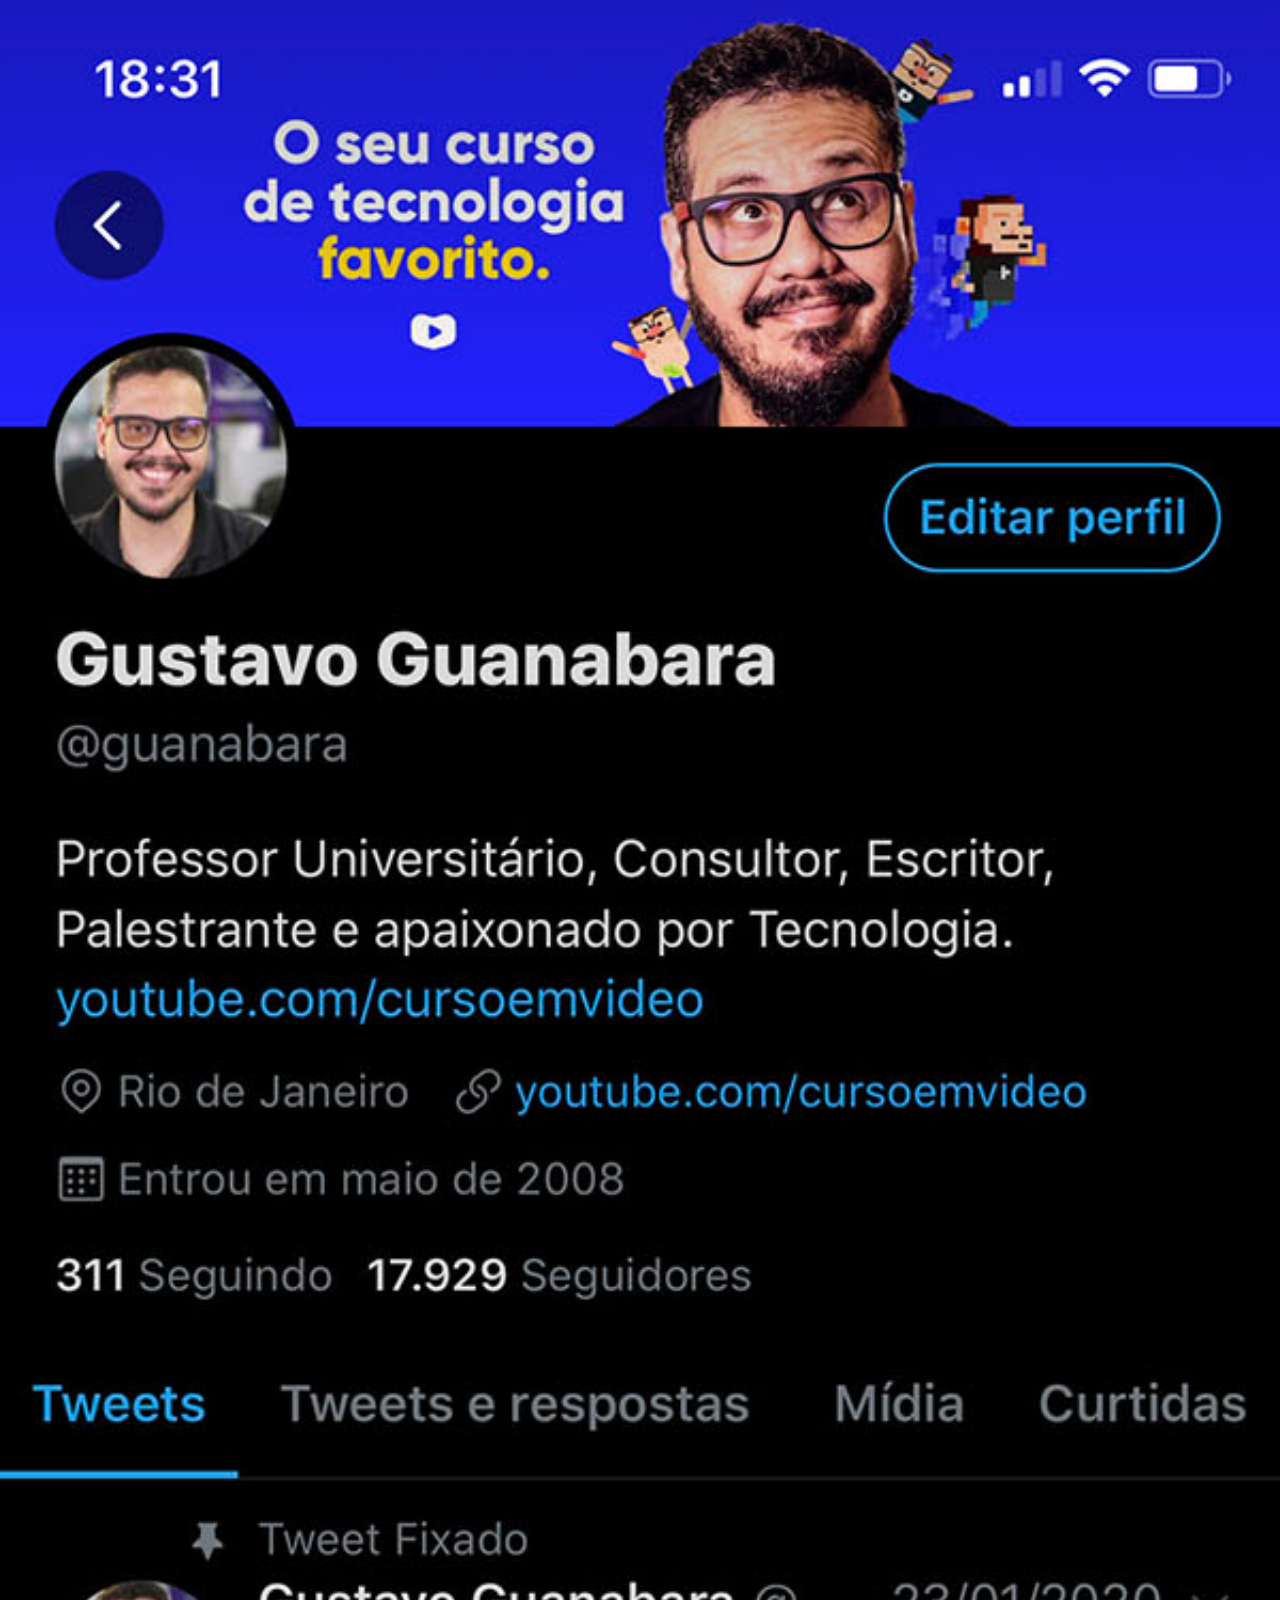
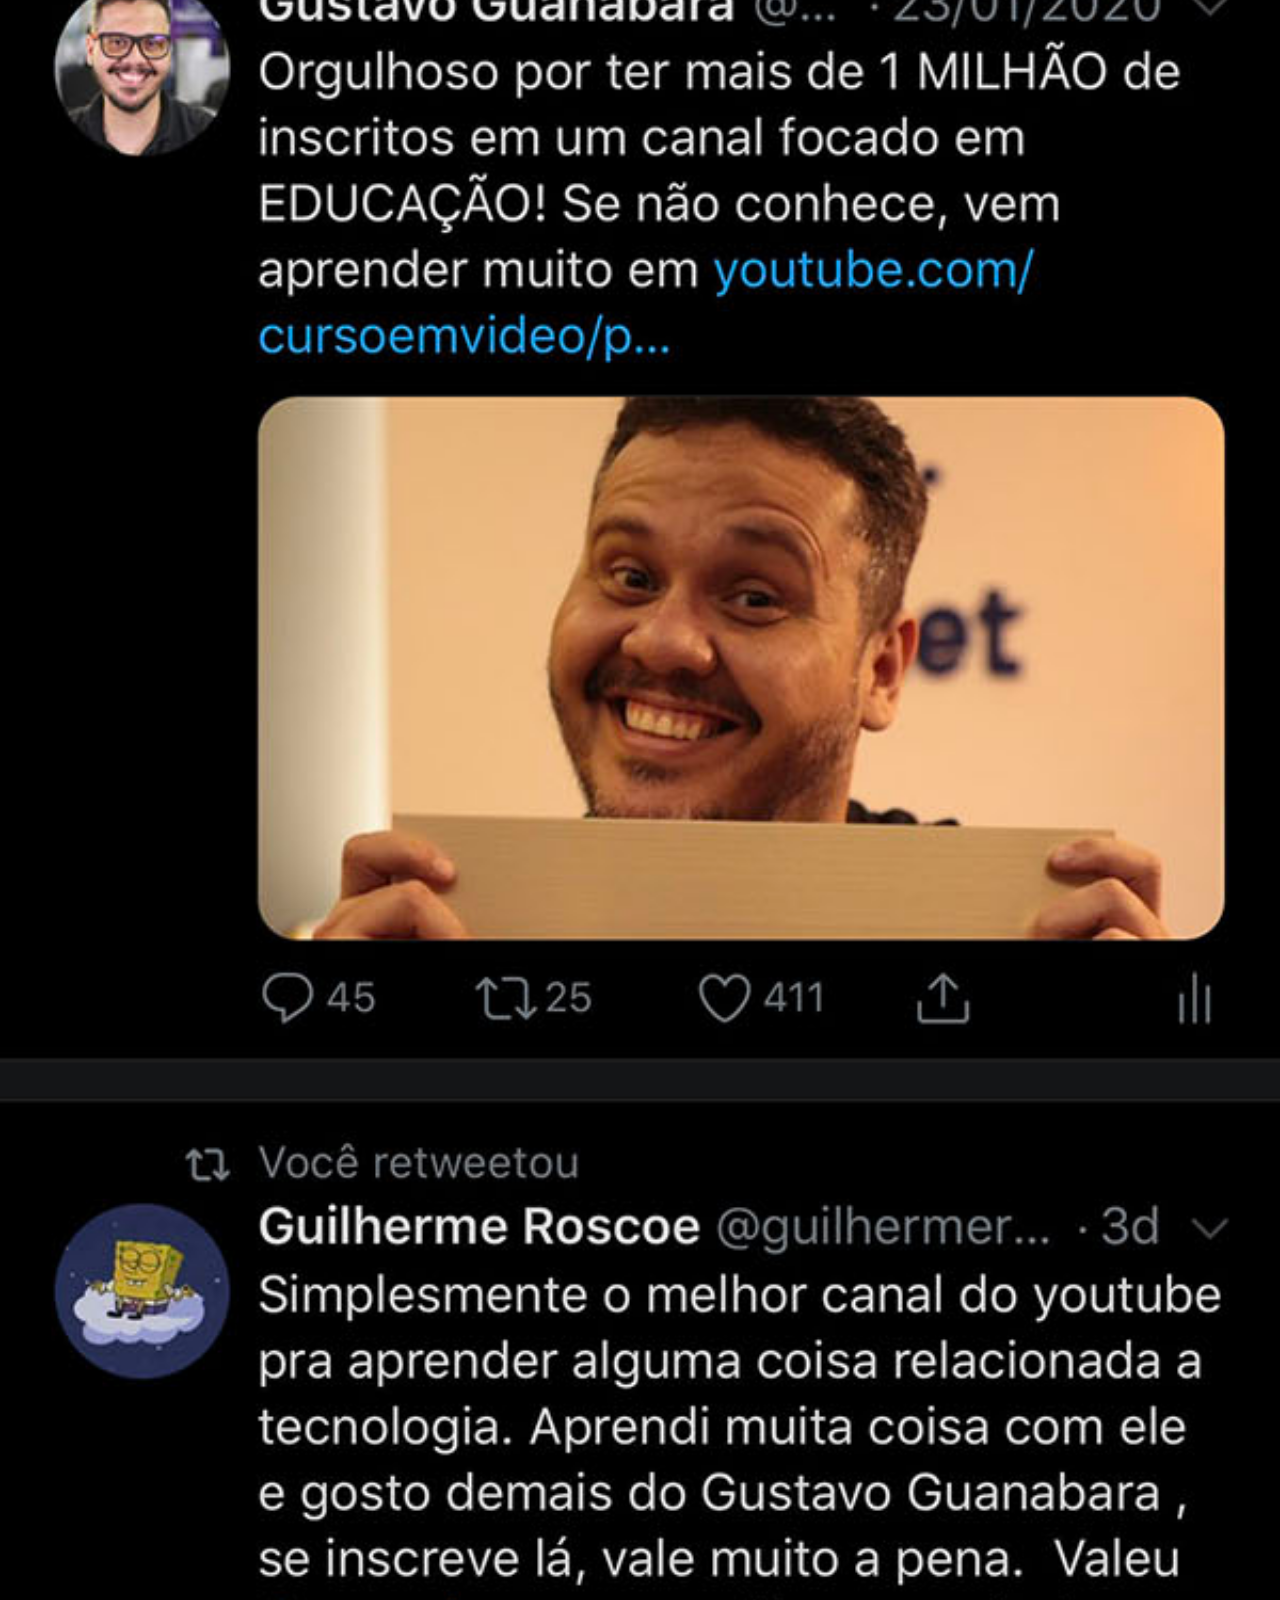
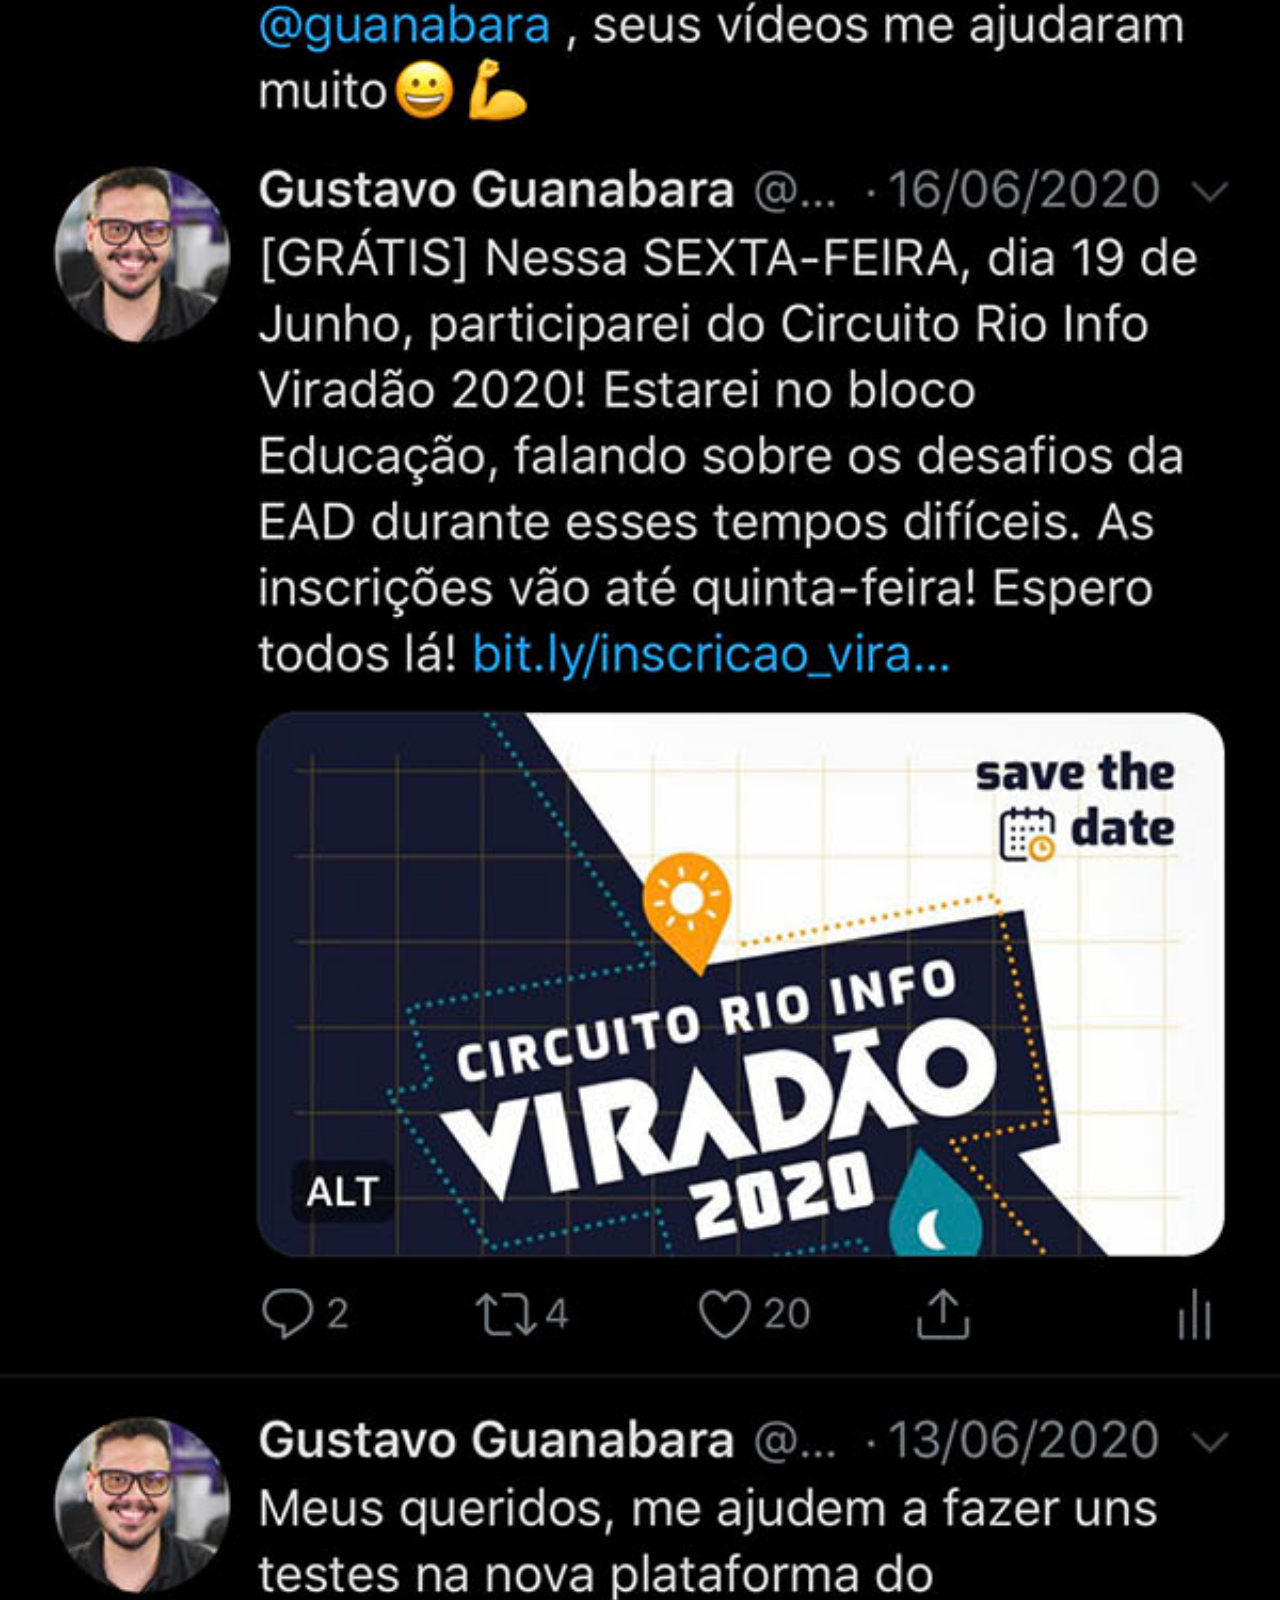
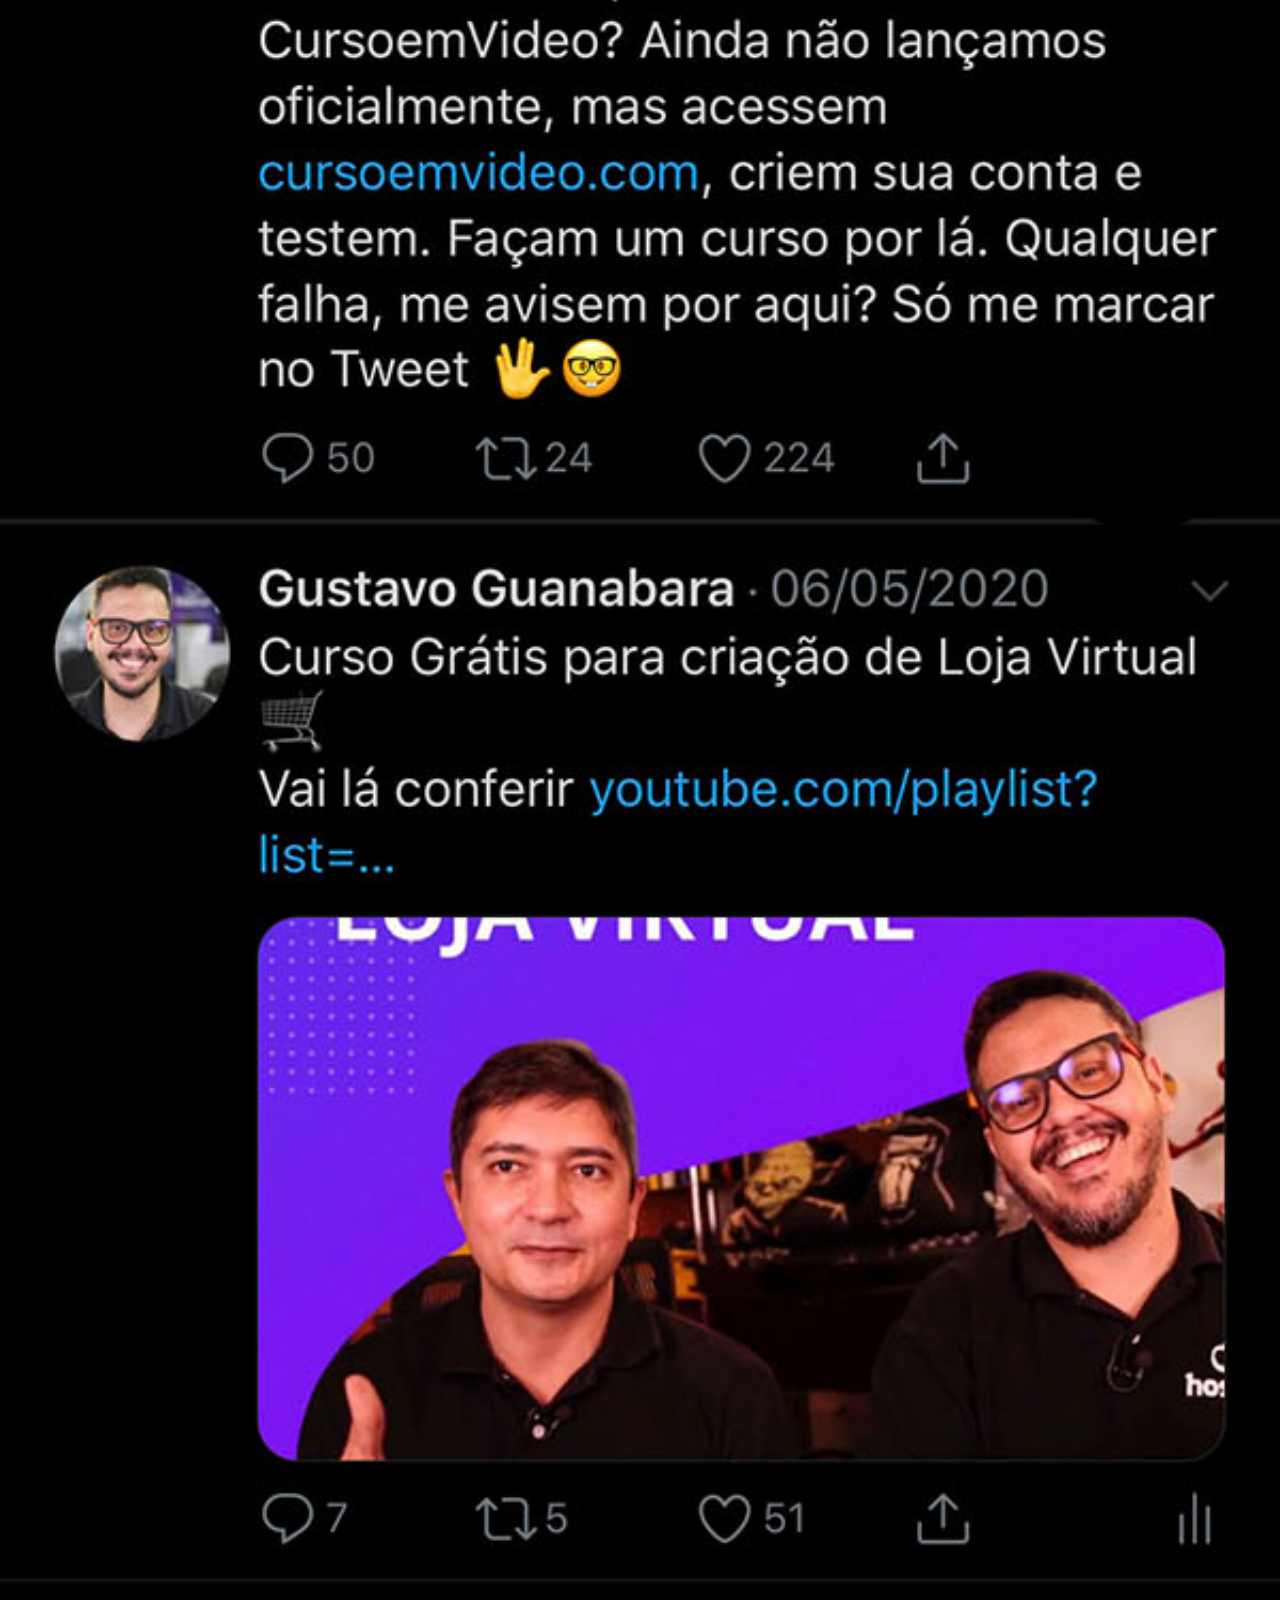
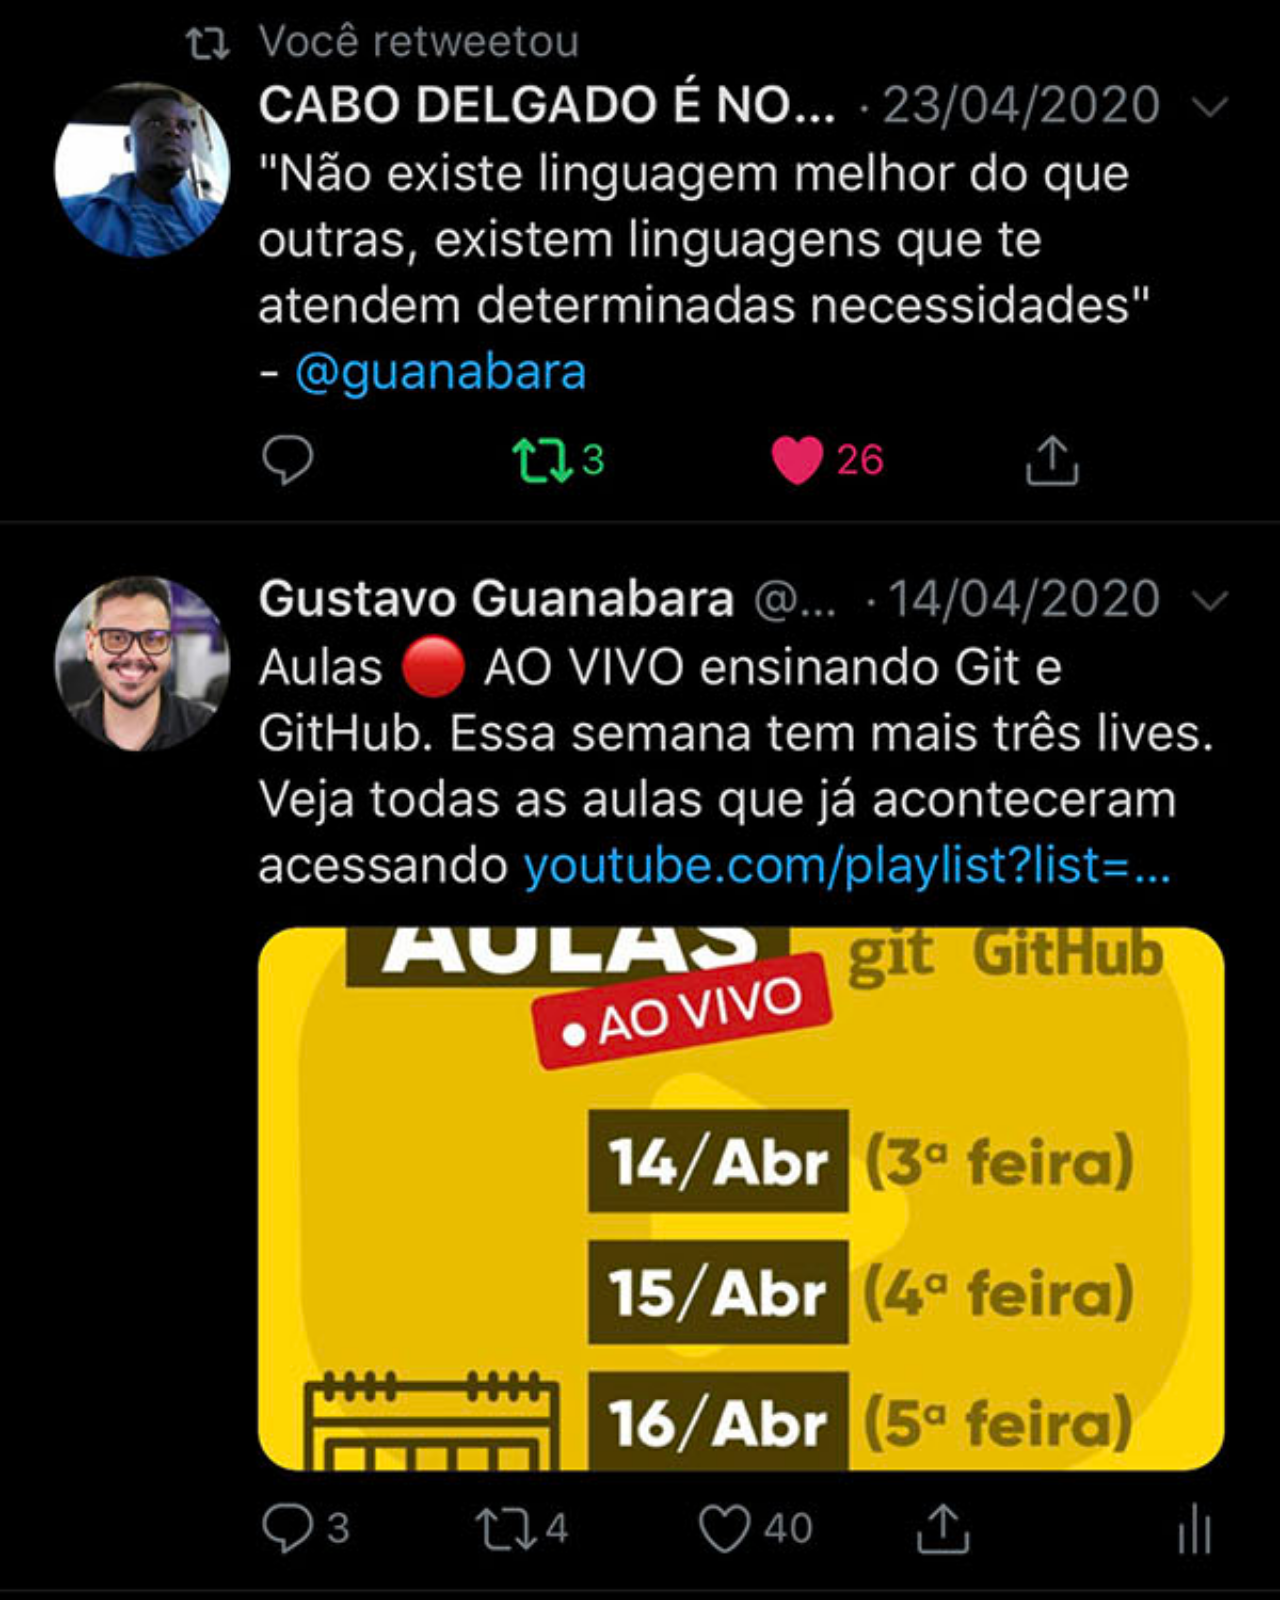
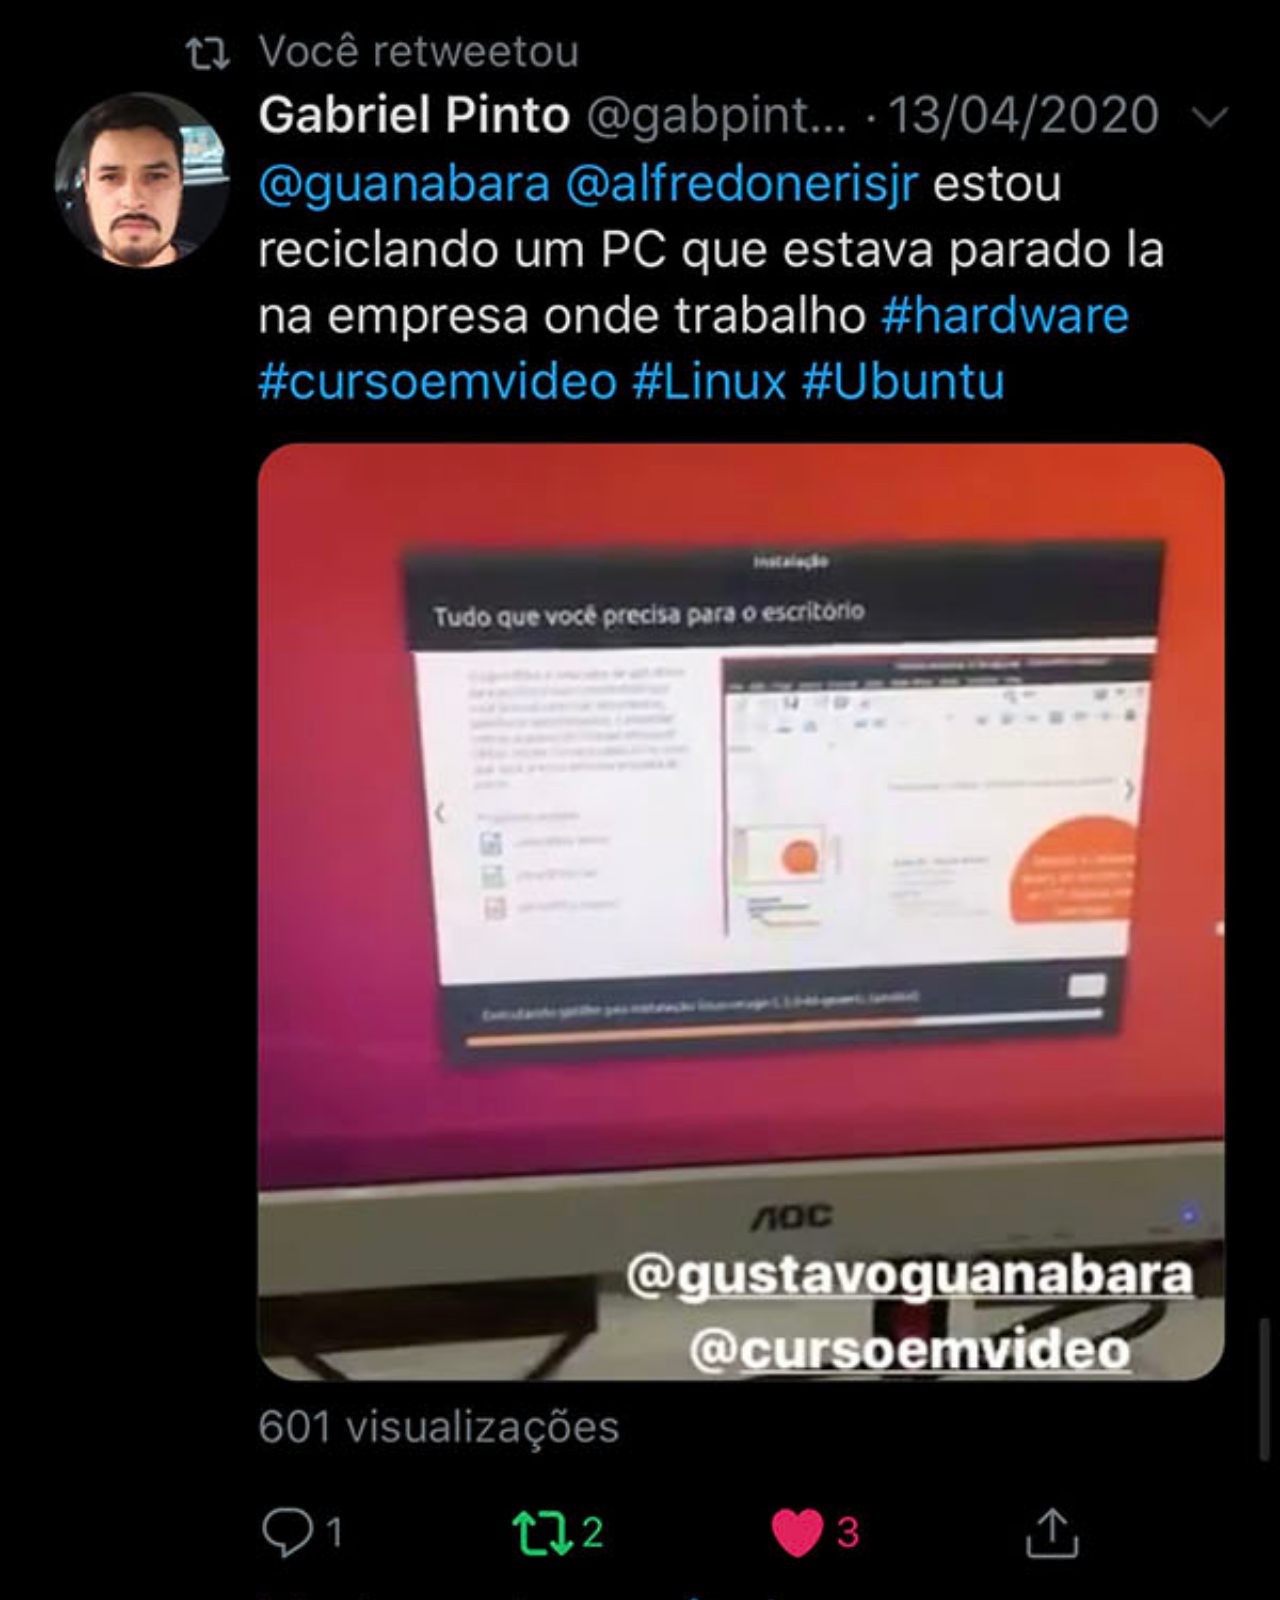
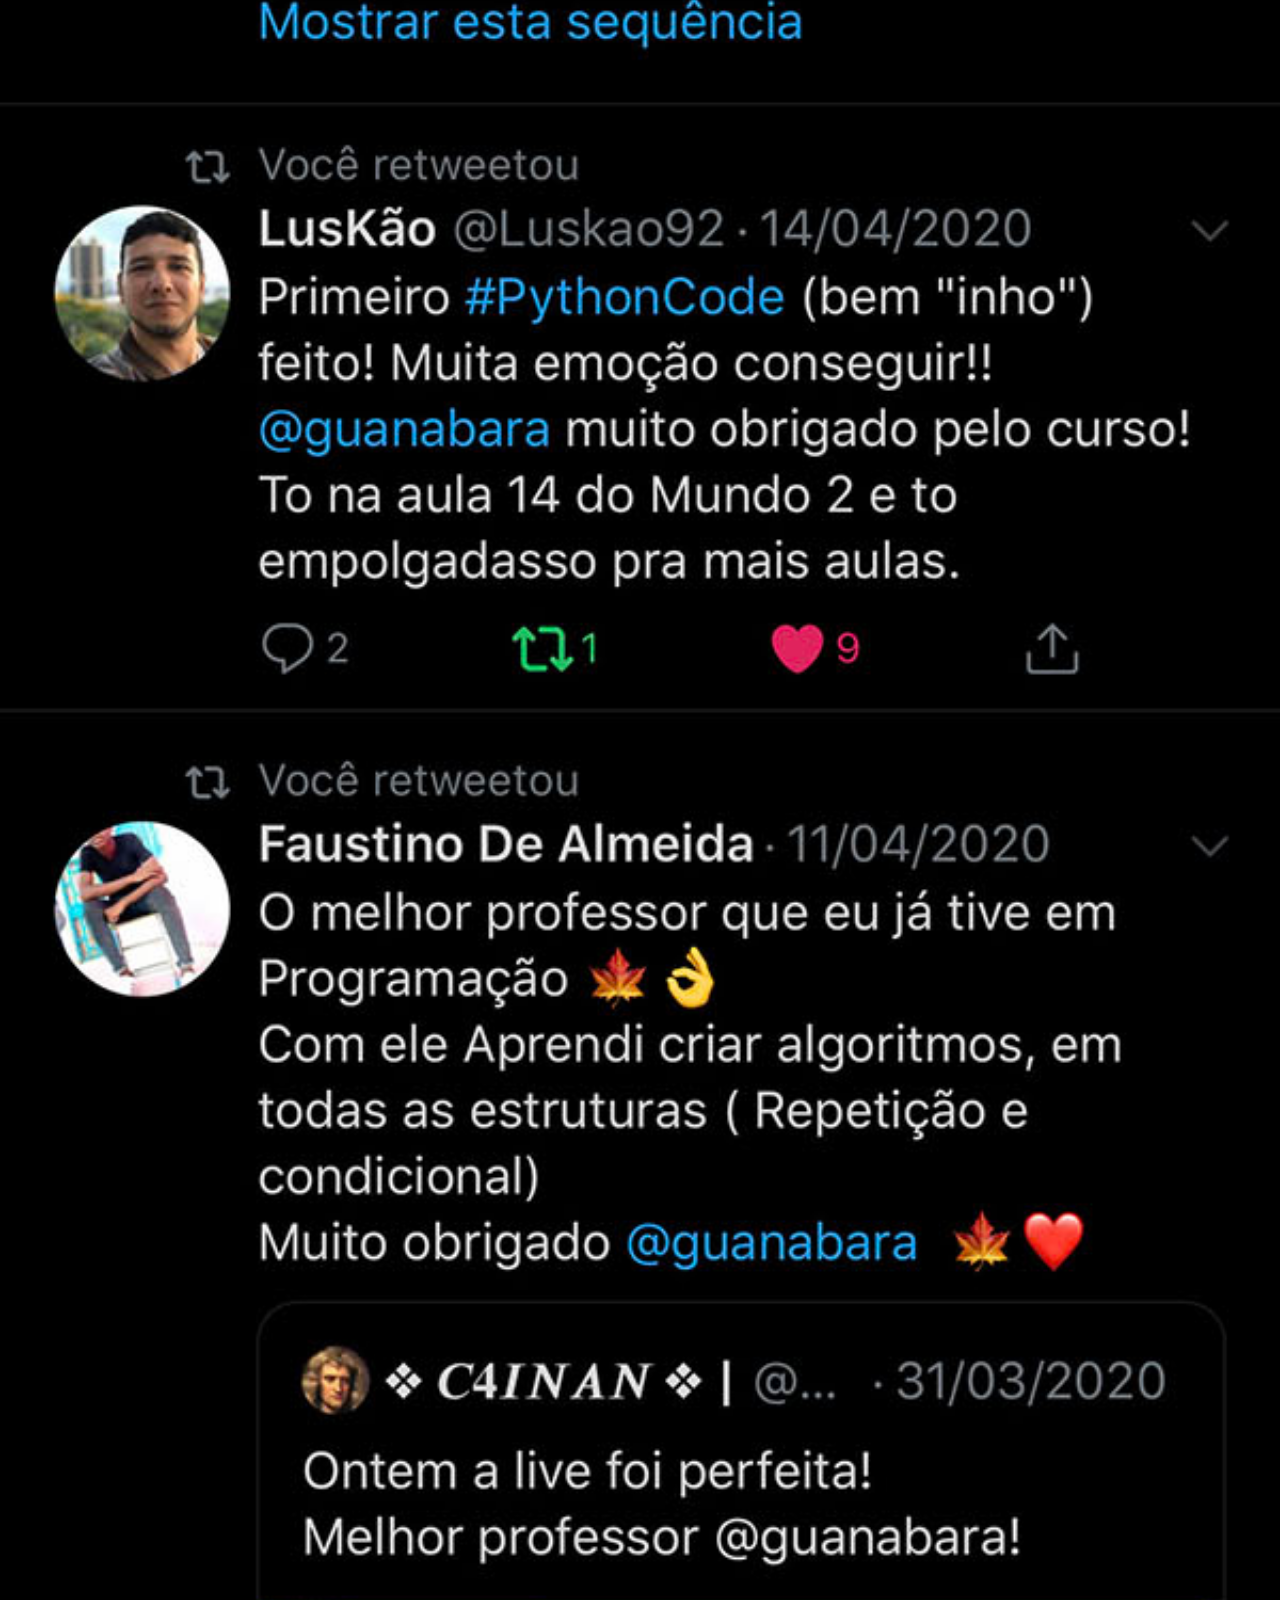
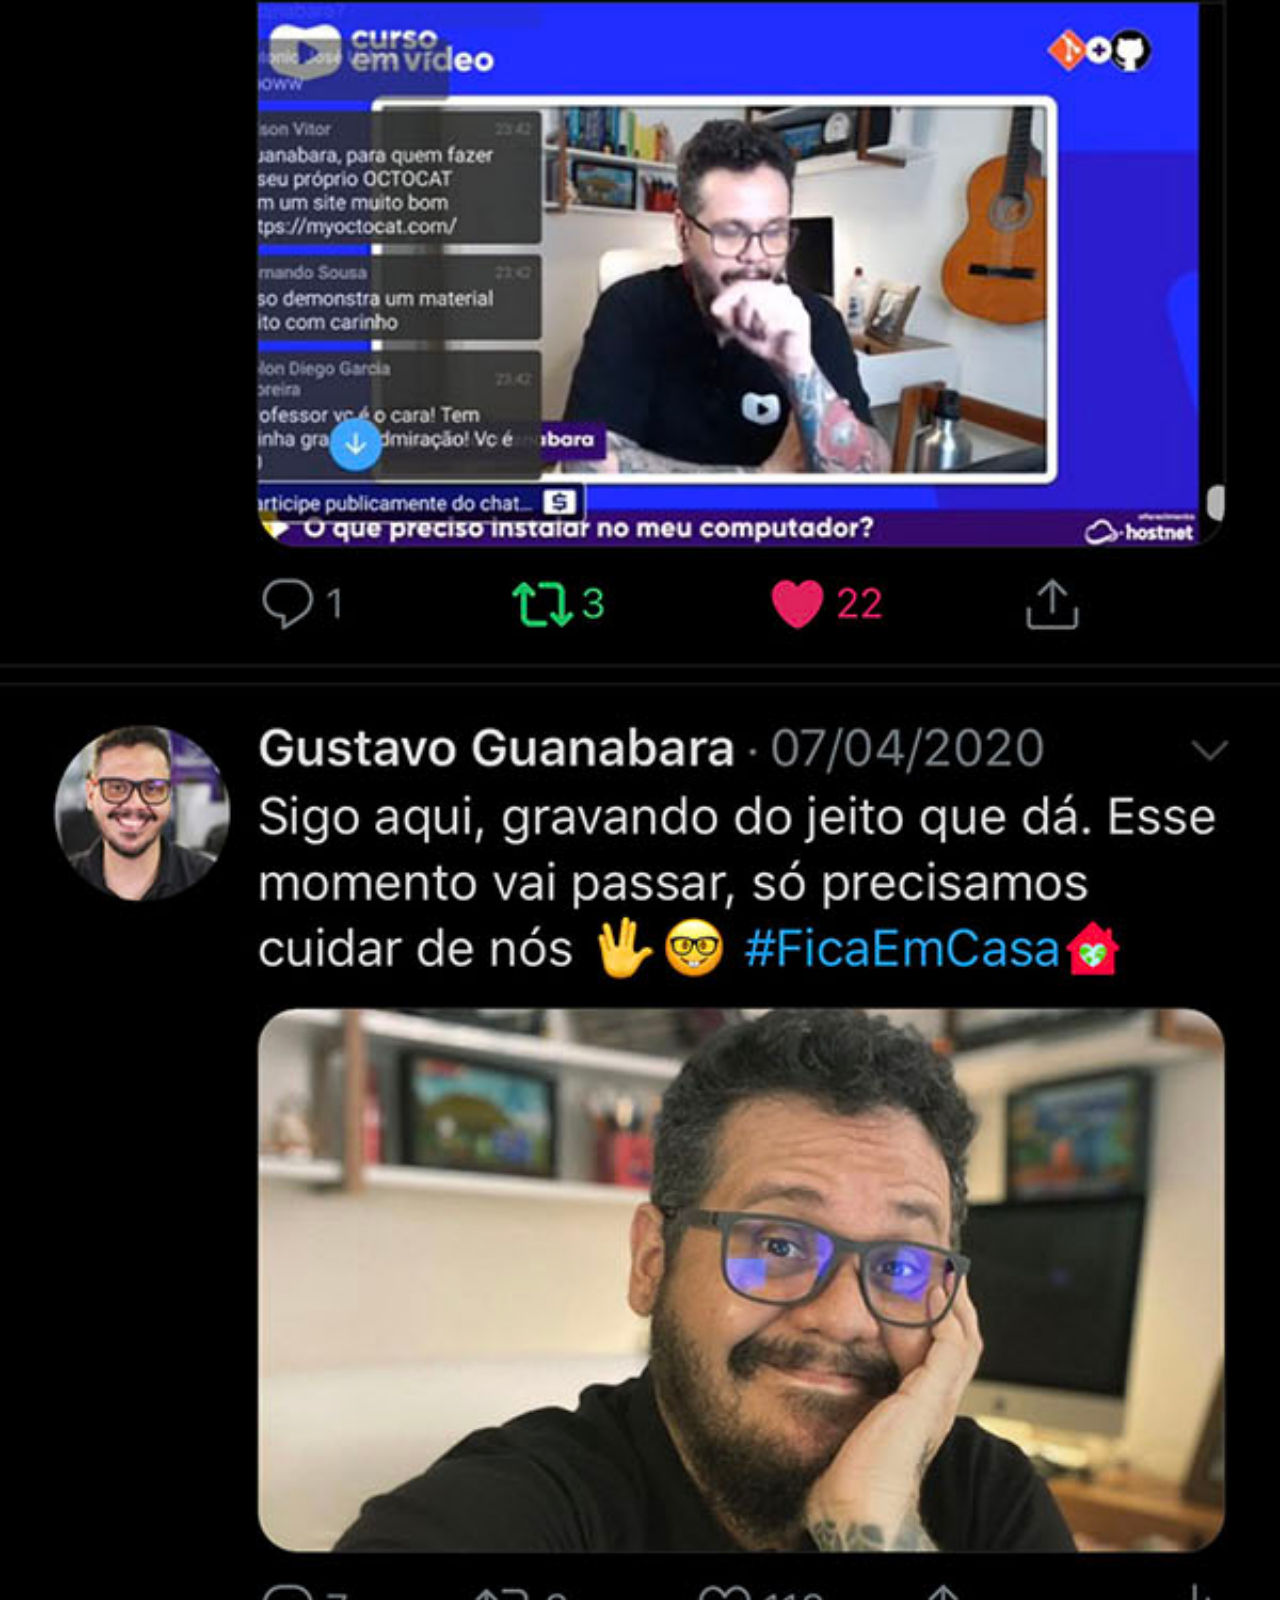
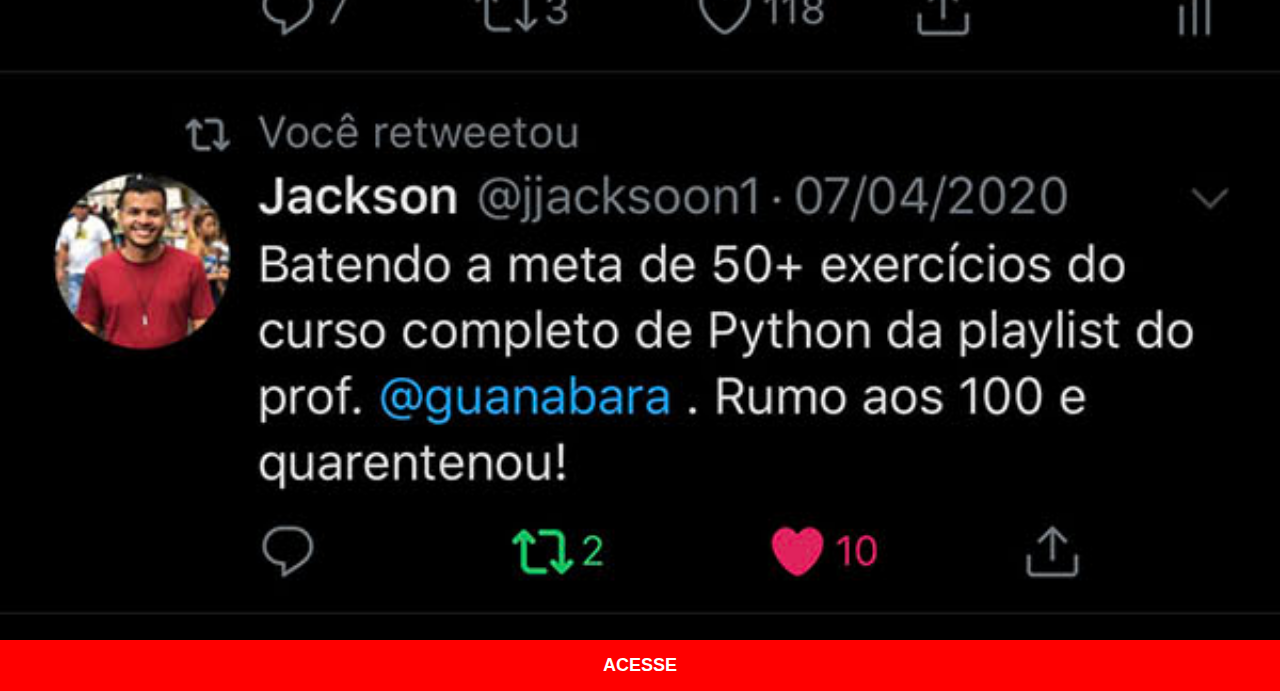
<file: pages/pag_004.html>
<!DOCTYPE html>
<html lang="pt-br">
<head>
    <meta charset="UTF-8">
    <meta name="viewport" content="width=device-width, initial-scale=1.0">
    <title>Document</title>
    <style>
        *{
            margin: 0;
            padding: 0;
        }
        ::-webkit-scrollbar{
            width: 0;
            height: 0;
        }
        .container-img img{
            display: block;
            margin: auto;
            width: 100%;
        }
        .button p{
            text-align: center;
            padding: 15px 0px;
            font-size: 18px;
            font-family: Arial, Helvetica, sans-serif;
            font-weight: bold;
            background-color: red;
            color: white;
        }
        .button p:hover{
            cursor: pointer;
        }
        .button > p > a{
            color: white;
            text-decoration: none;
        }
    
    </style>
</head>
<body>
    <div class="container-img">
        <img src="../imagens/tela-twitter.jpg" alt="img">
    </div>
    <div class="button">
        <p><a href="#">ACESSE</a></p>
    </div>
</body>
</html>
</file>
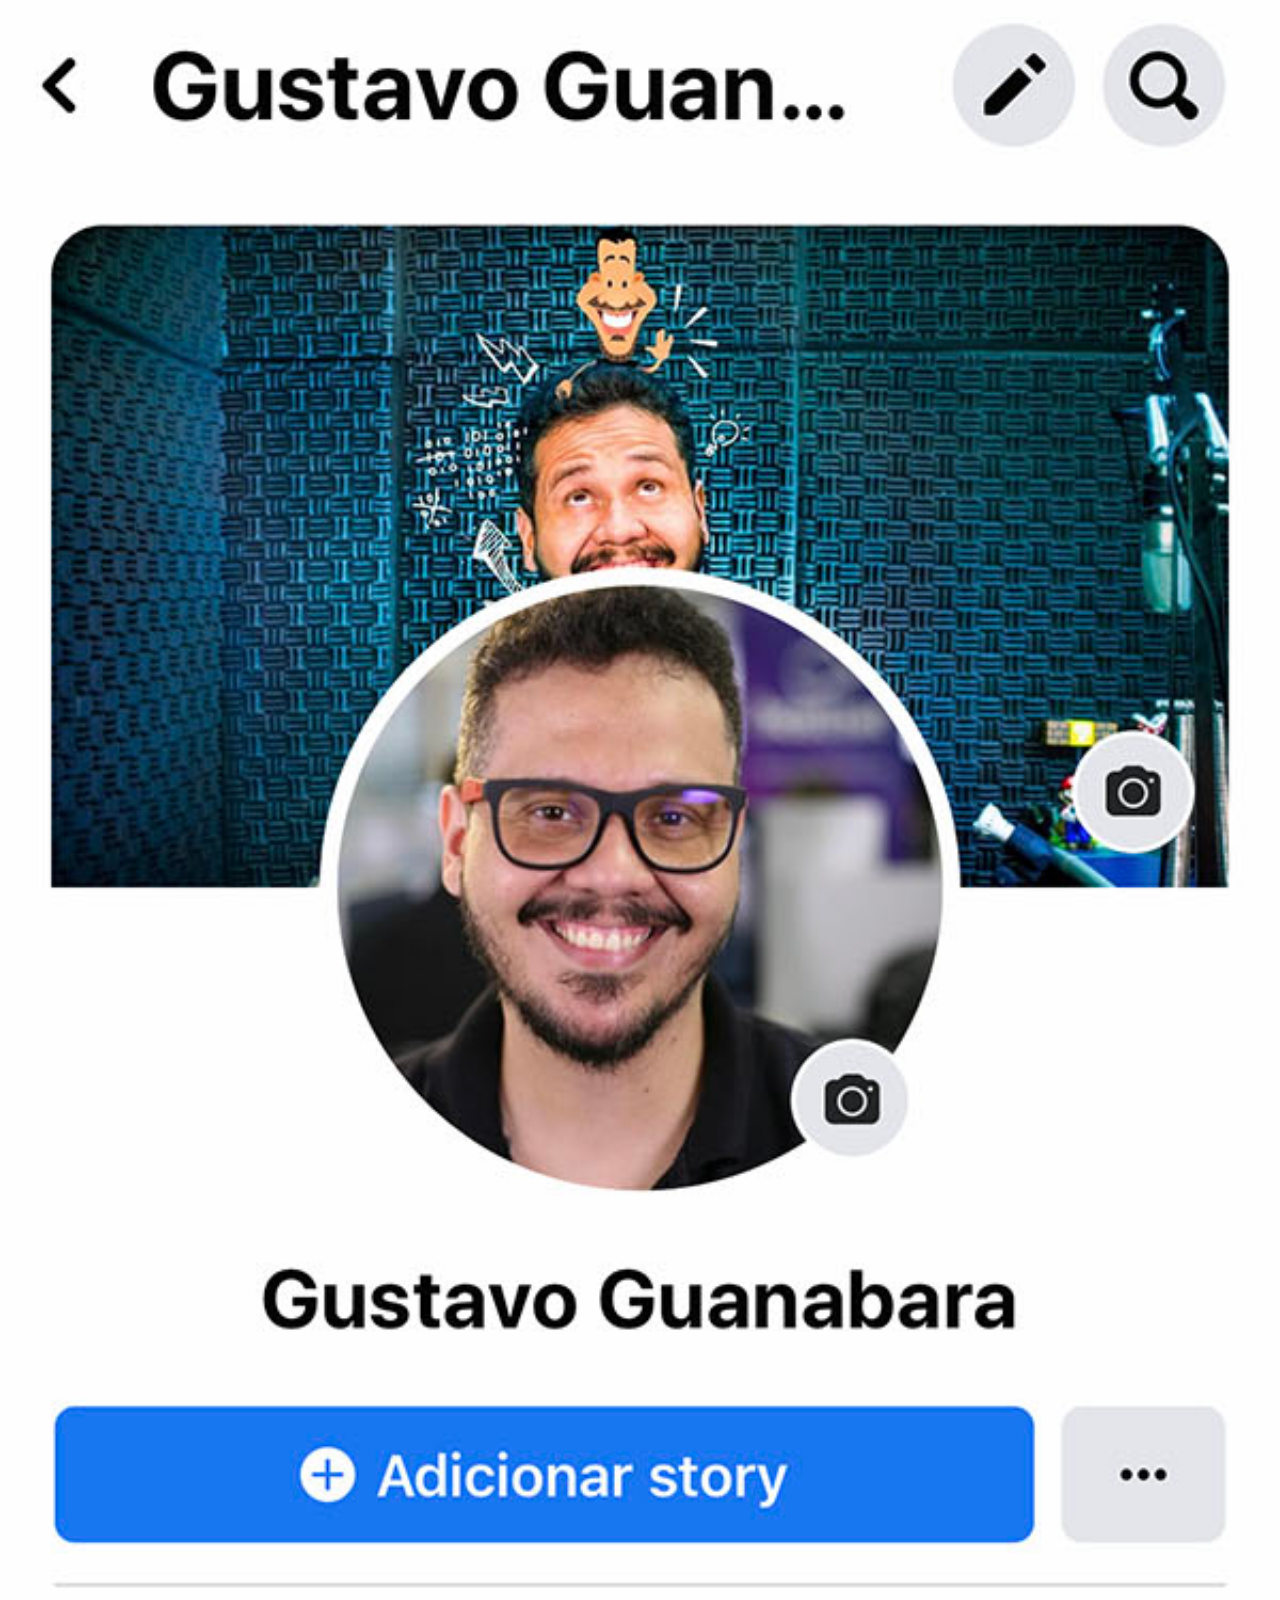
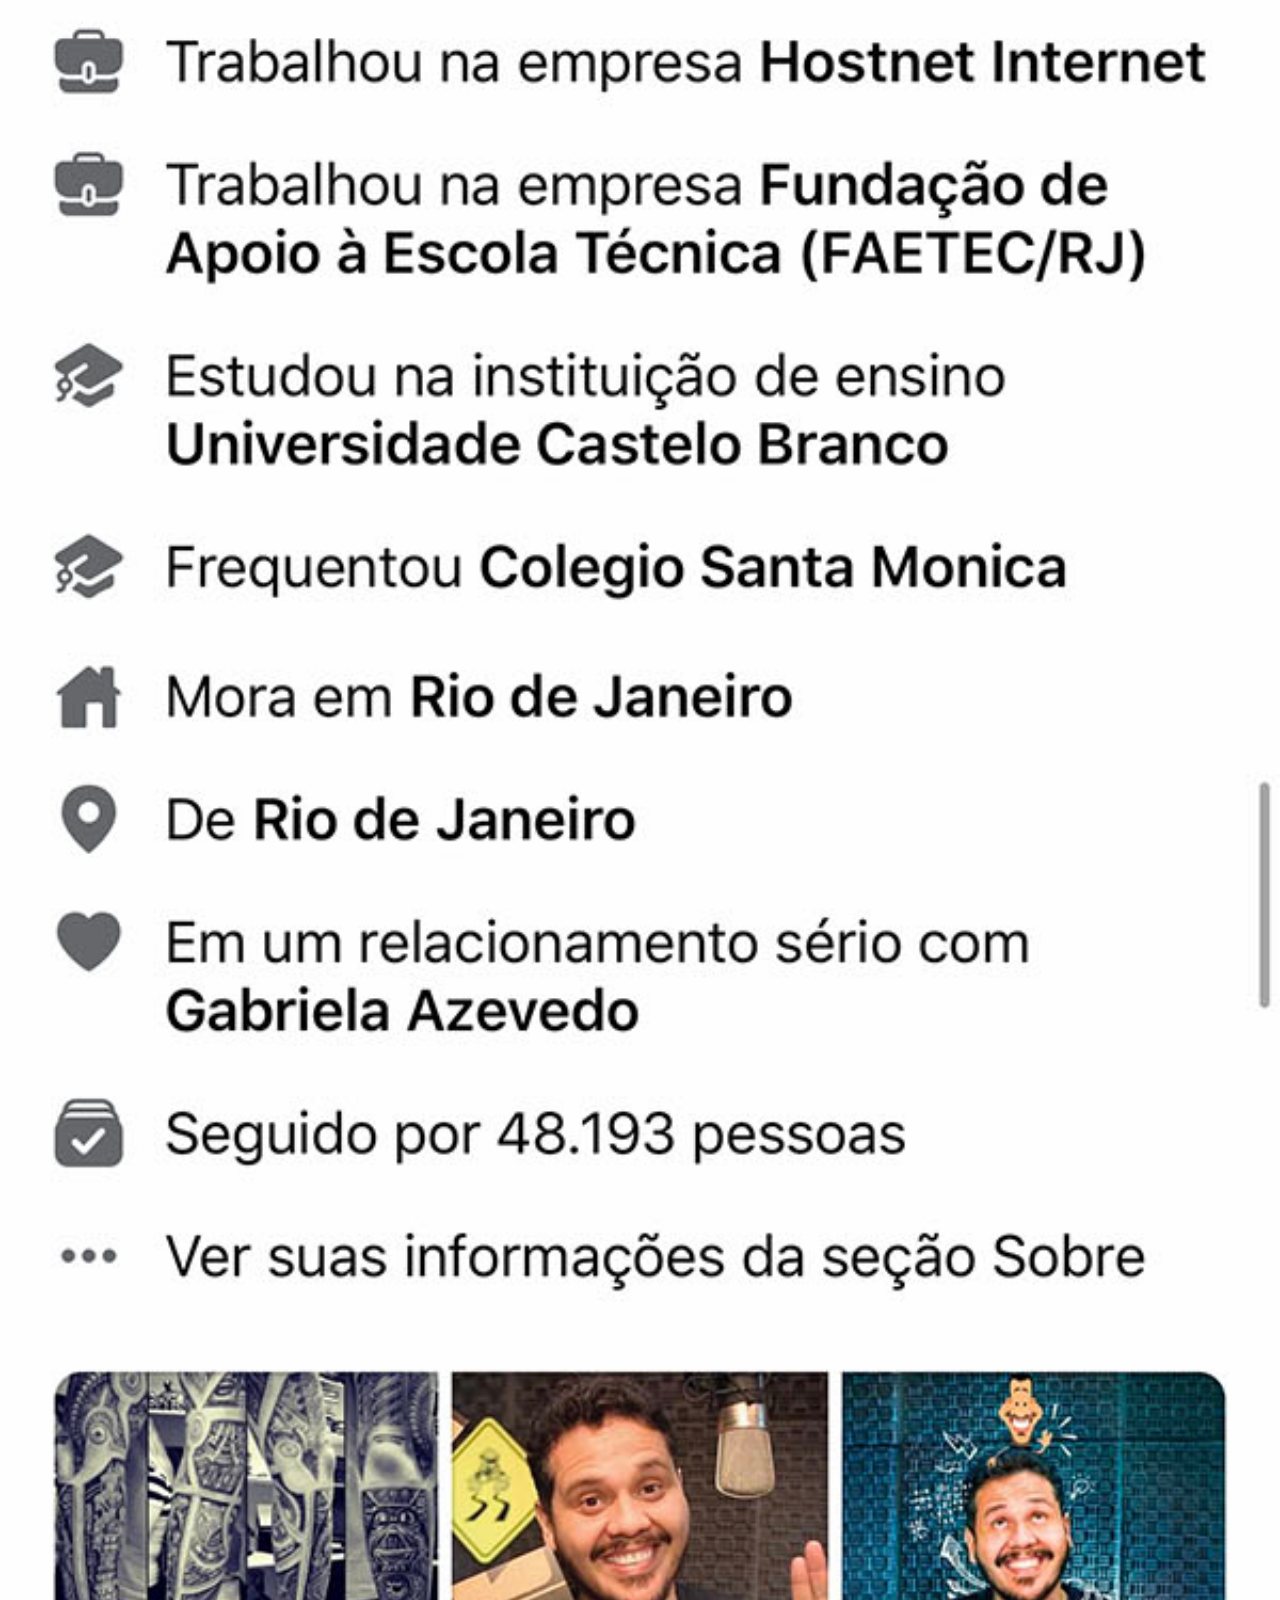
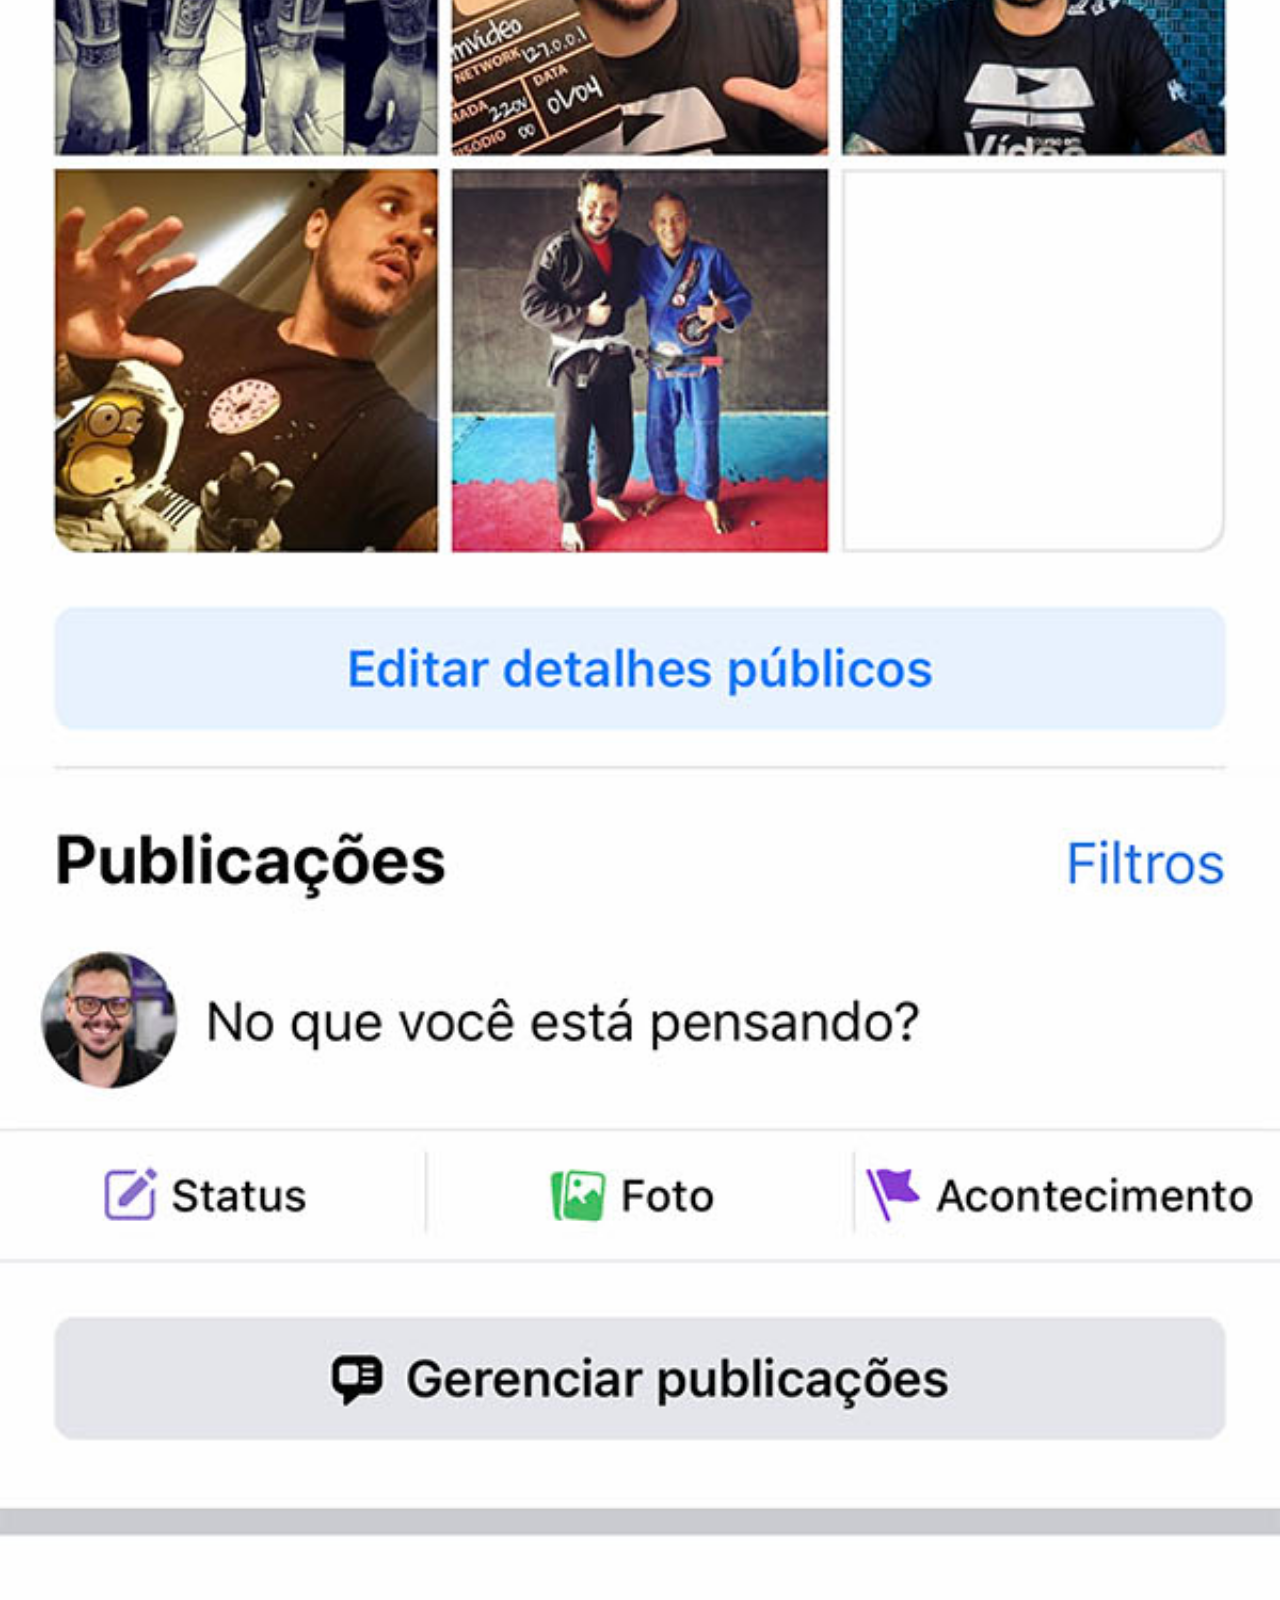
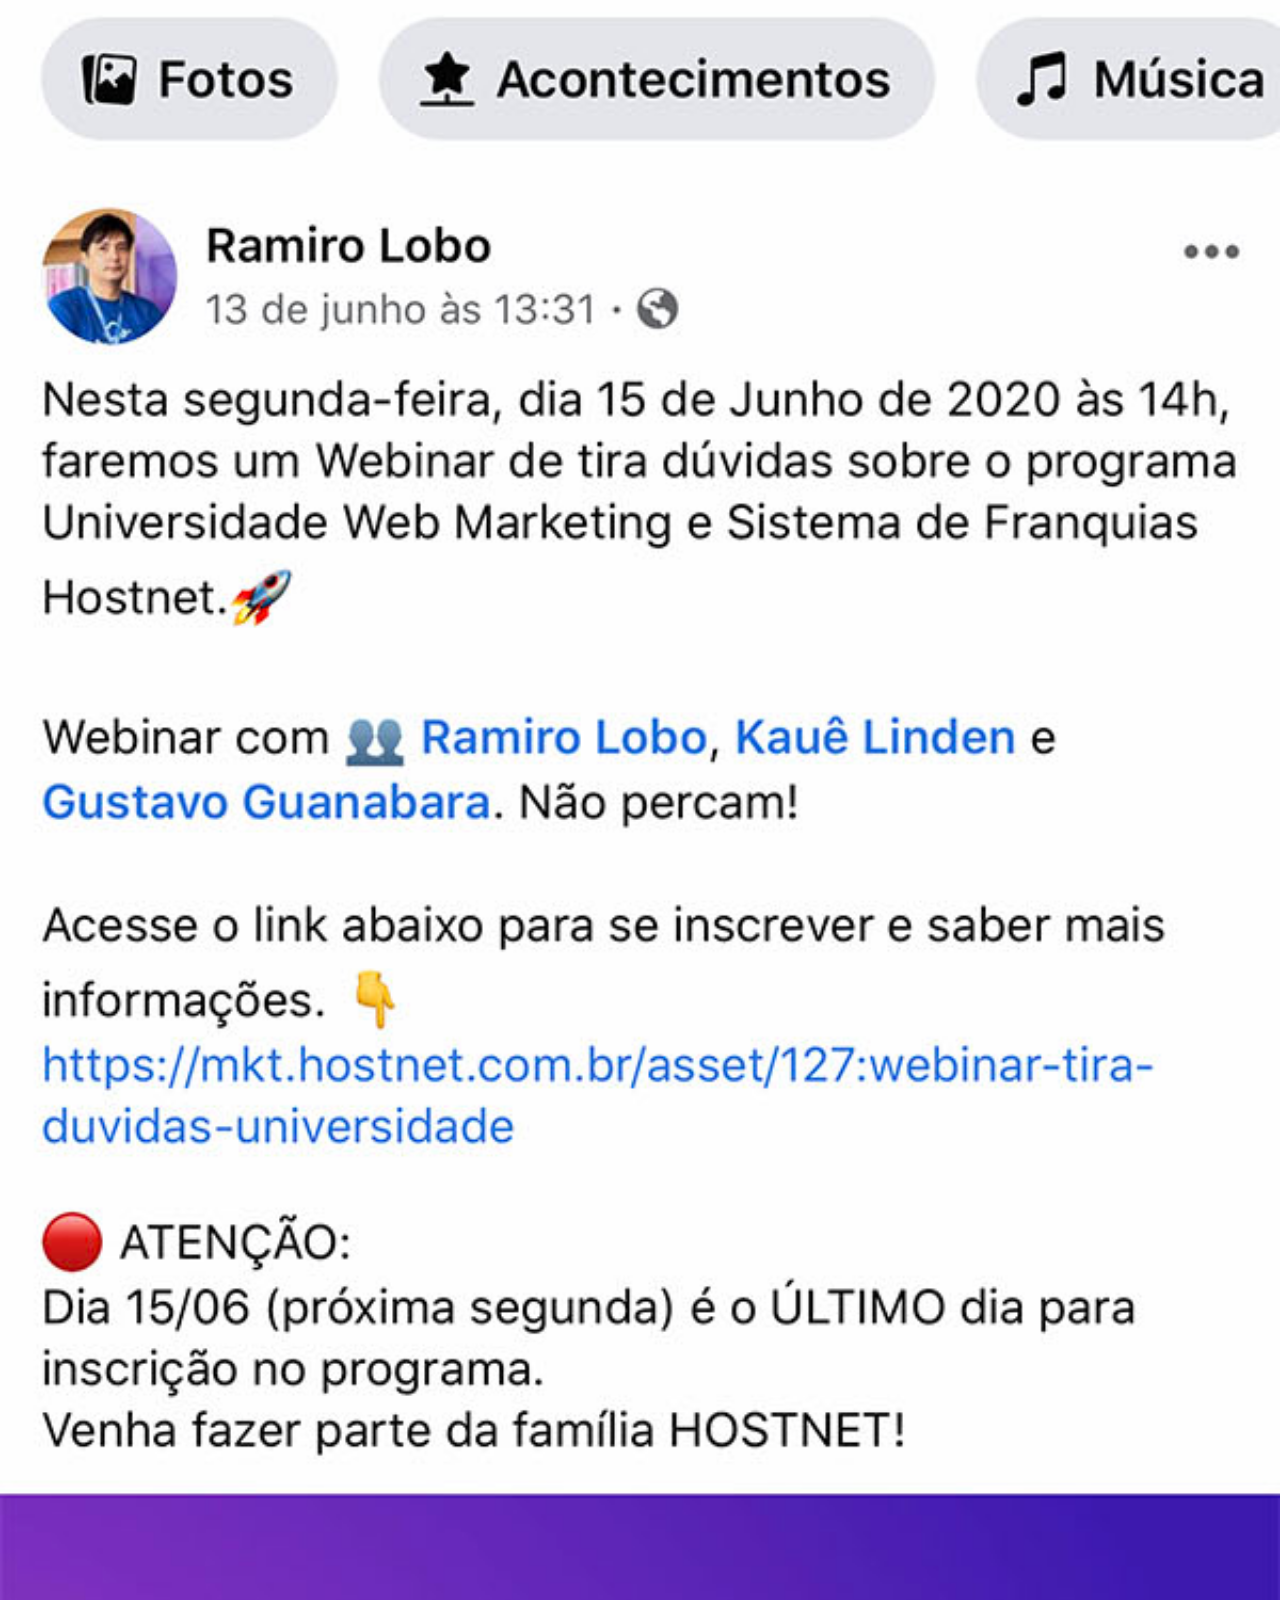
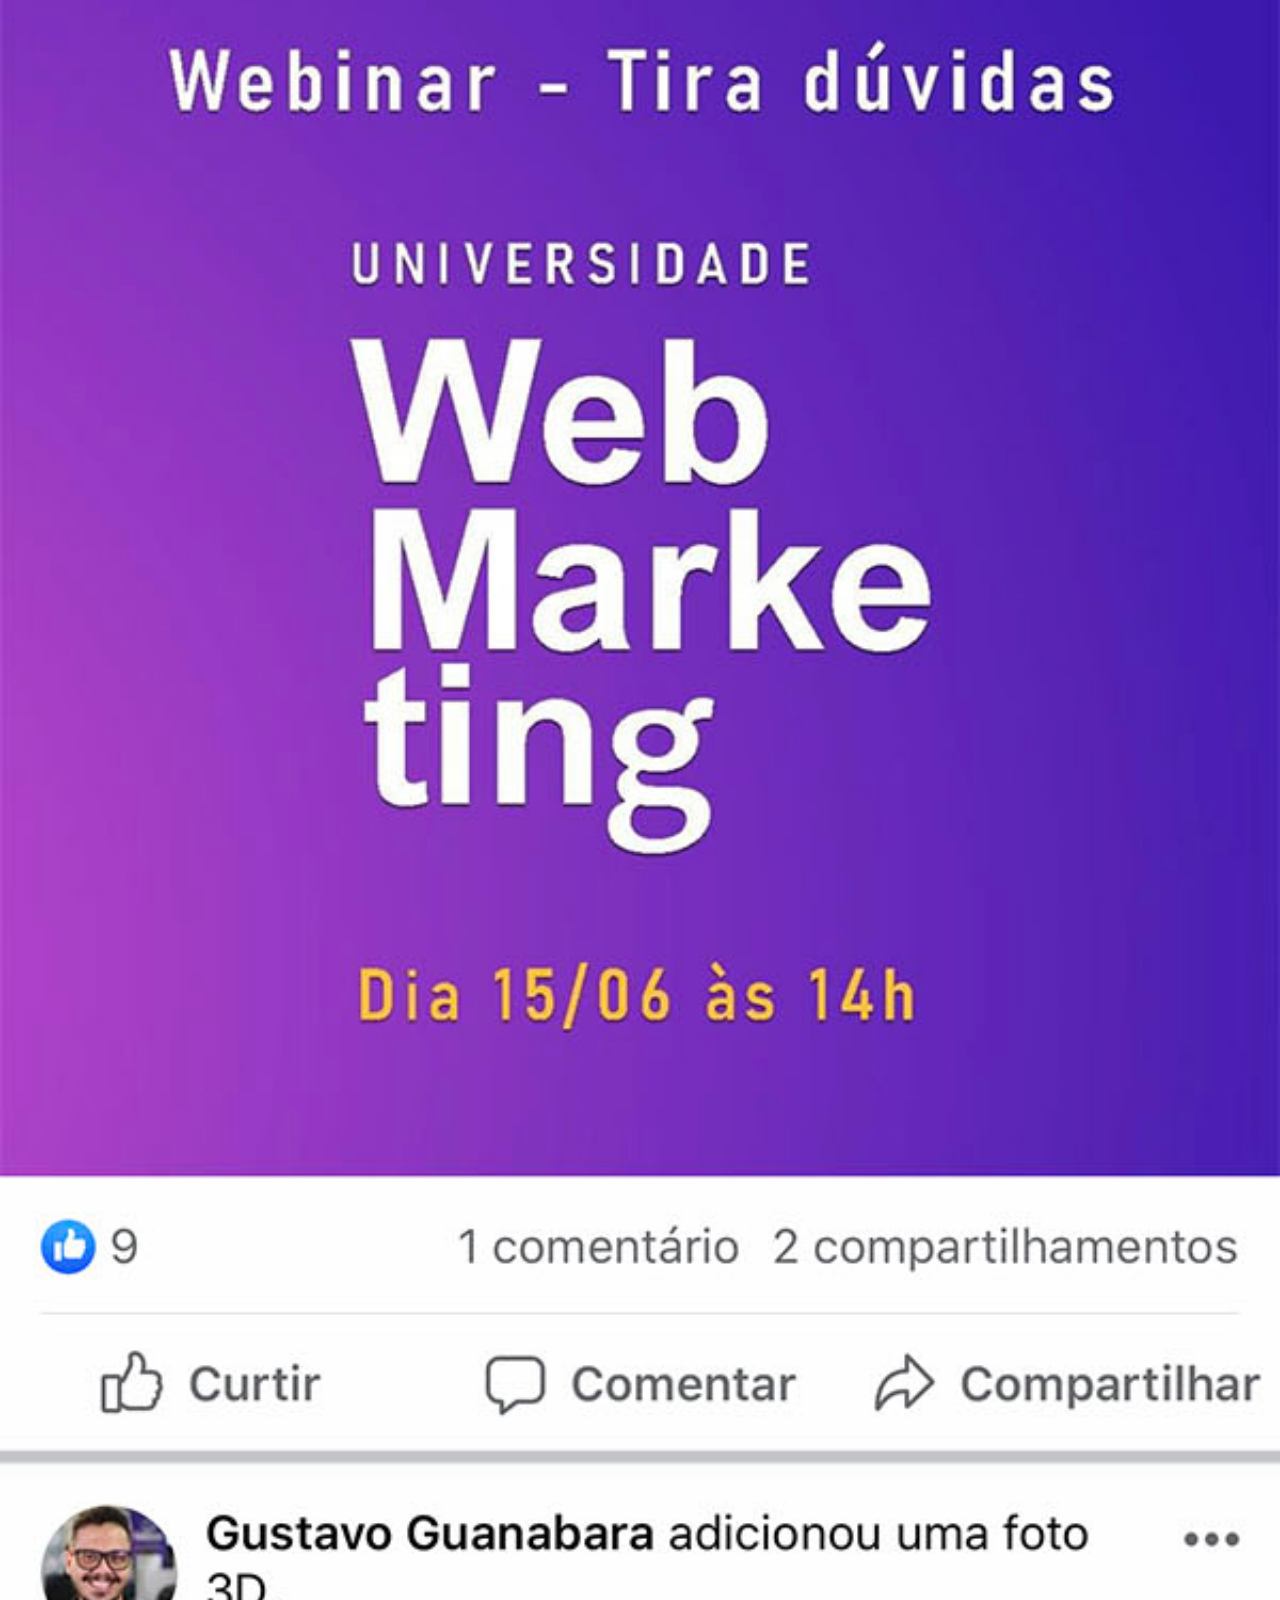
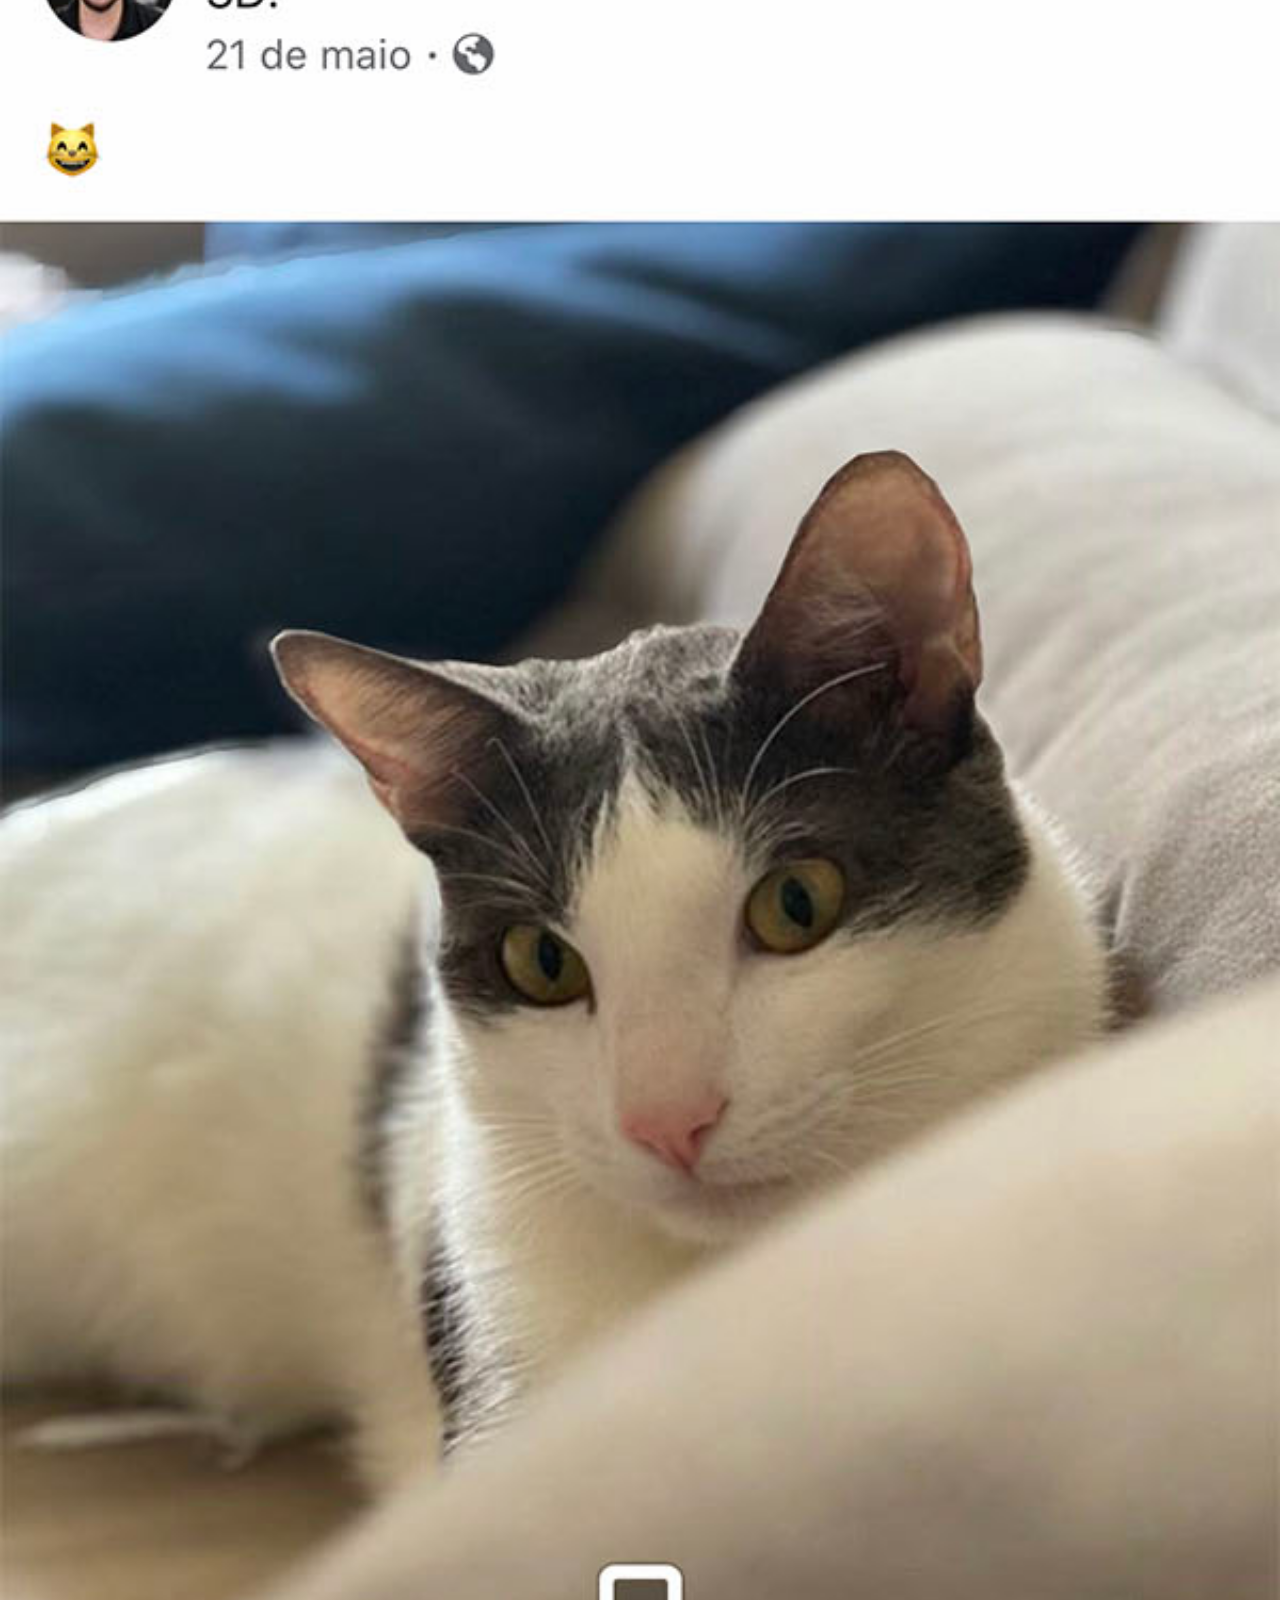
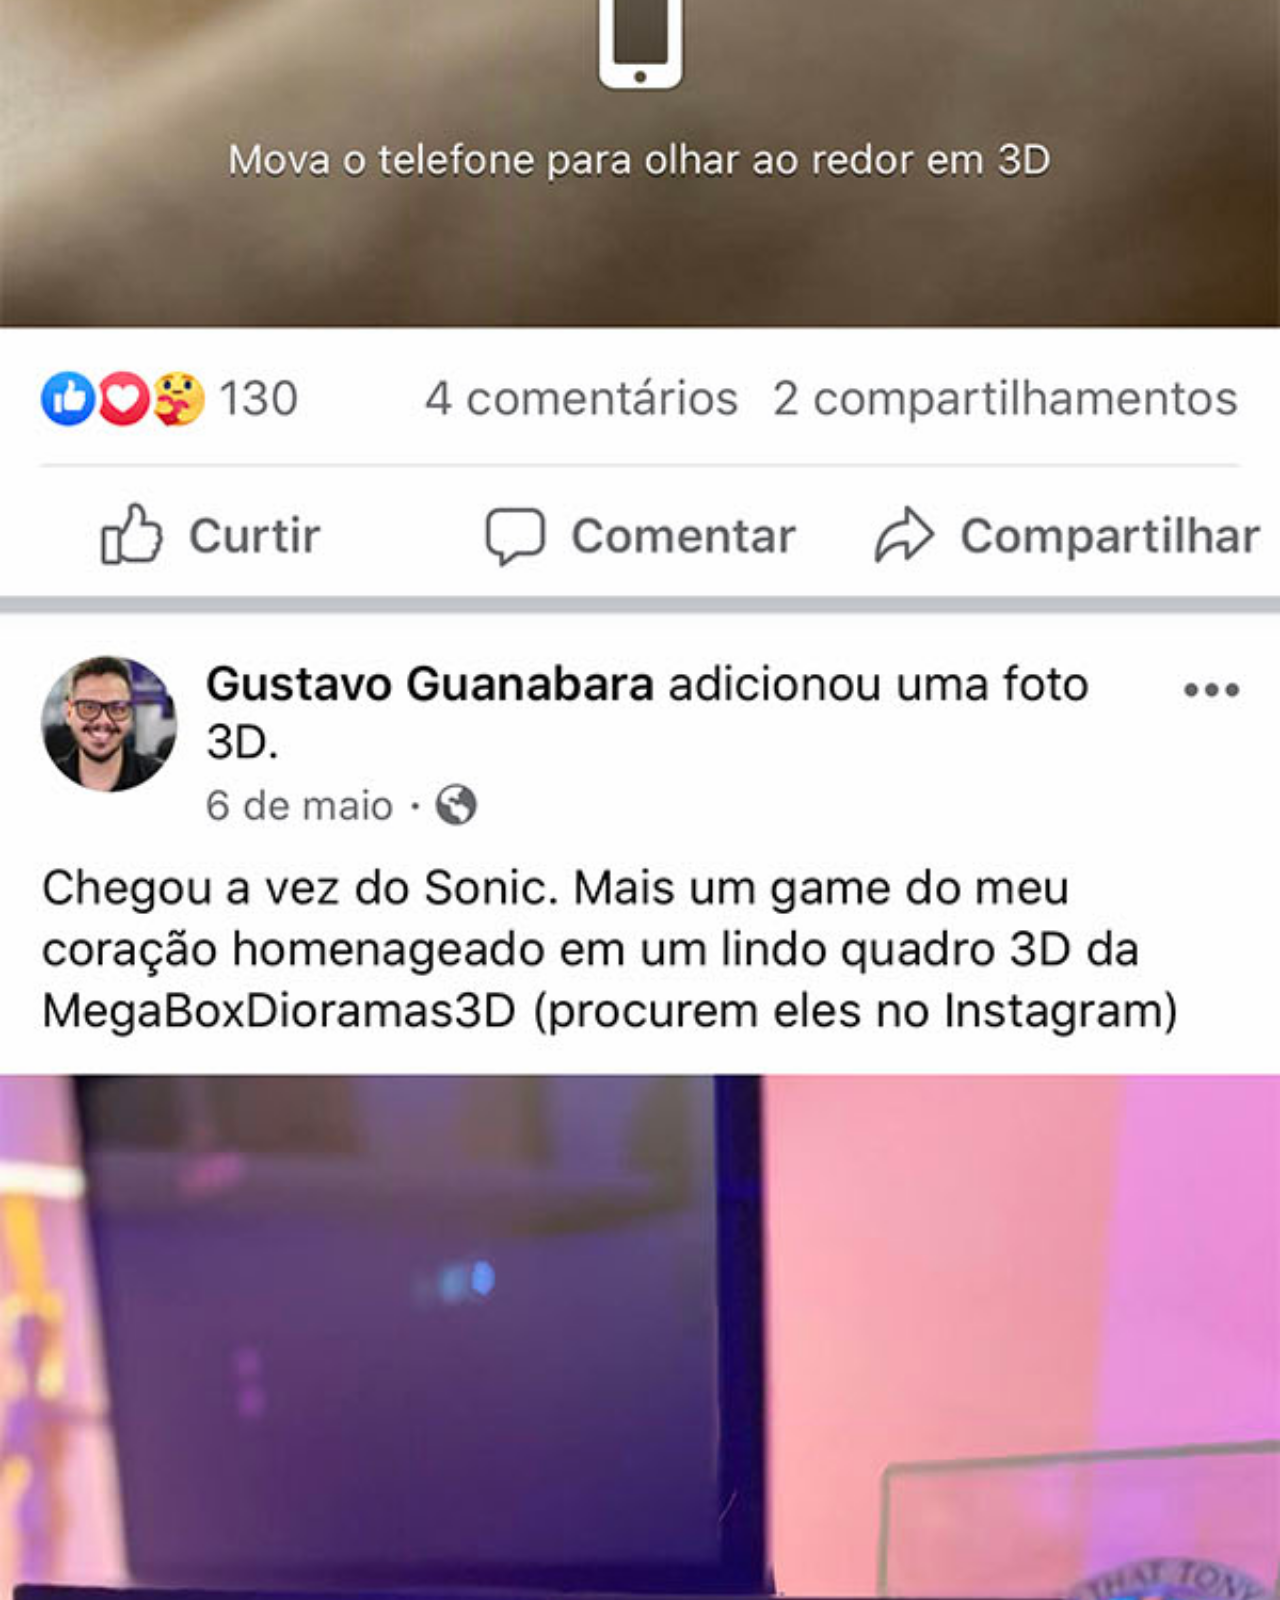
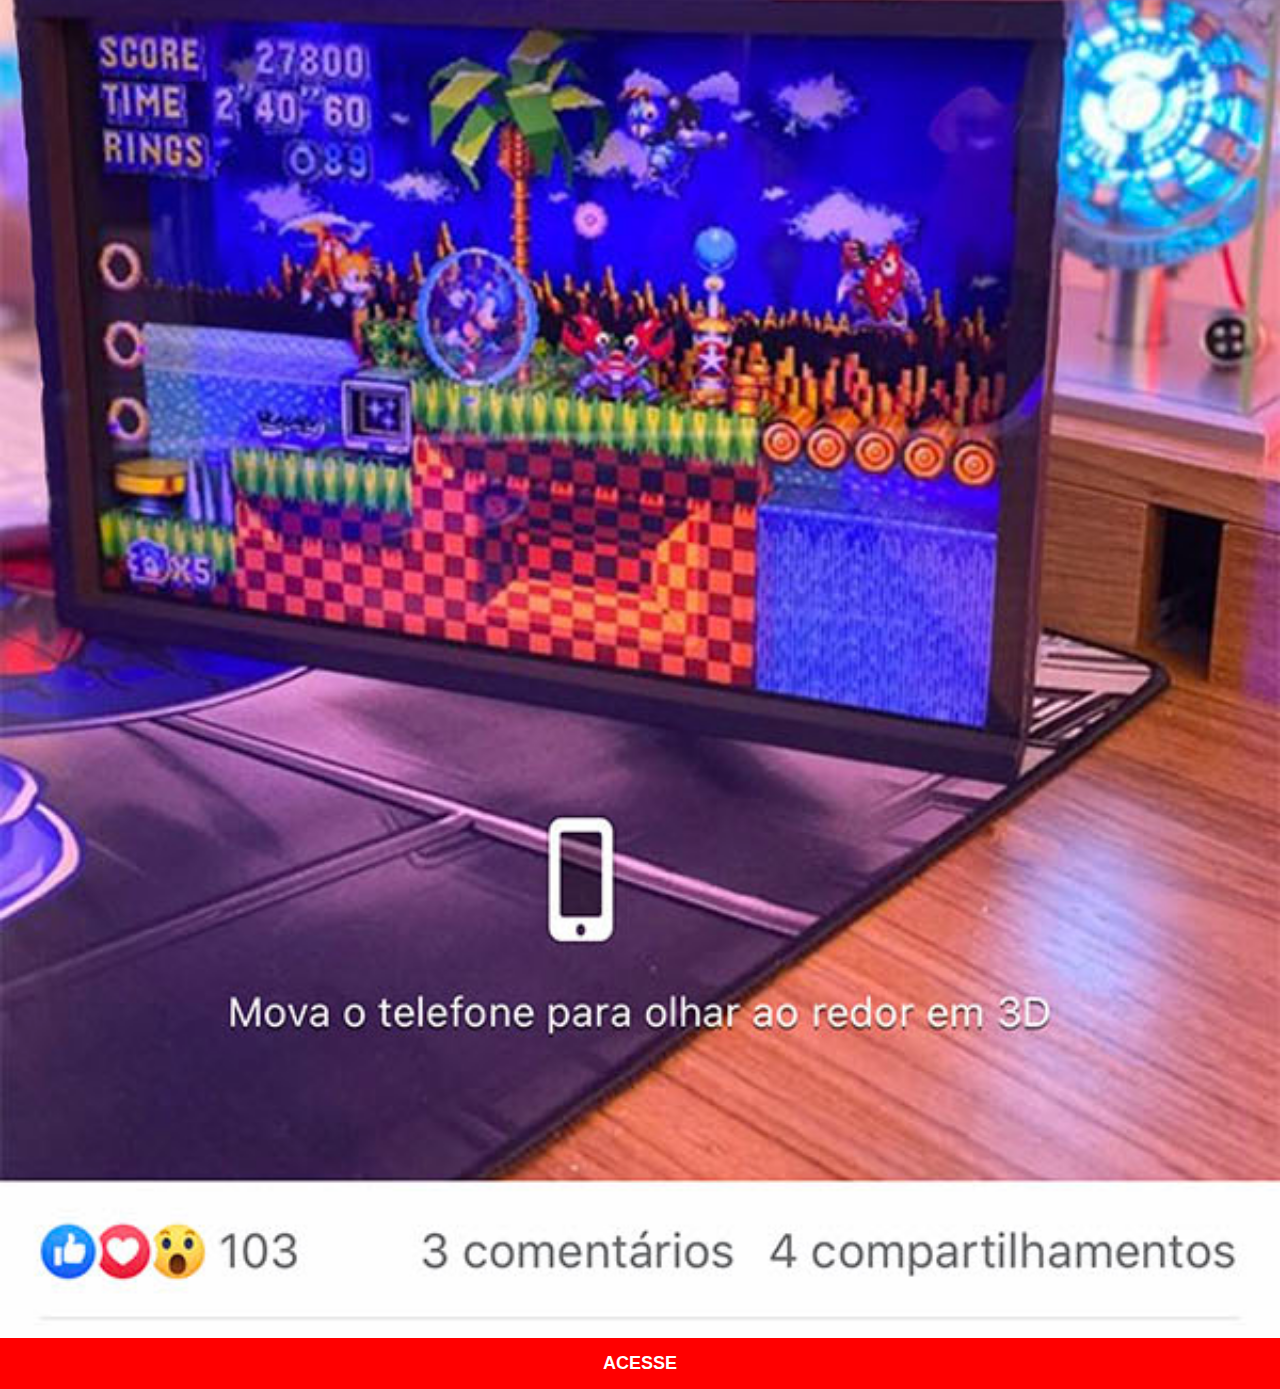
<file: pages/pag_005.html>
<!DOCTYPE html>
<html lang="pt-br">
<head>
    <meta charset="UTF-8">
    <meta name="viewport" content="width=device-width, initial-scale=1.0">
    <title>Document</title>
    <style>
        *{
            margin: 0;
            padding: 0;
        }
        ::-webkit-scrollbar{
            width: 0;
            height: 0;
        }
        .container-img img{
            display: block;
            margin: auto;
            width: 100%;
        }
        .button p{
            text-align: center;
            padding: 15px 0px;
            font-size: 18px;
            font-family: Arial, Helvetica, sans-serif;
            font-weight: bold;
            background-color: red;
            color: white;
        }
        .button p:hover{
            cursor: pointer;
        }
        .button > p > a{
            color: white;
            text-decoration: none;
        }
    
    </style>
</head>
<body>
    <div class="container-img">
        <img src="../imagens/tela-facebook.jpg" alt="img">
    </div>
    <div class="button">
        <p><a href="#">ACESSE</a></p>
    </div>
</body>
</html>
</file>
<file: styles.css>
@charset "UTF-8";
*{
    margin: 0;
    padding: 0;
}
body{
    background-image: url('imagens/fundo-madeira.jpg');
    background-size: cover;
    background-repeat: no-repeat;
    background-attachment: fixed;
}
.container-iphone{
    position: absolute;
    top: 50%;
    left: 50%;
    height: 100%;
    width: 50%;
    transform: translate(-50%, -50%);
    overflow: hidden;
}
.container-iphone img{
    position: absolute;
    top: 50%;
    left: 50%;
    width: 279px;
    transform: translate(-50%, -50%);
}
.container-iphone iframe{
    position: absolute;
    top: 50%;
    left: 50%;
    width: 241px;
    height: 425px;
    transform: translate(-50%, -50%);
}
.nav{
    display: flex;
    flex-direction: column;
    align-items: flex-end;
    gap: 20px;
    margin-top: 20px;
    margin-right: 10px;
}
.nav a{
    color: white;
}
.nav img{
    width: 48px;
    border-radius: 50%;
    box-shadow: 1px 2px 10px rgba(0, 0, 0, 0.486);
    box-sizing: border-box;
}
.nav img:hover{
    border: 2px solid white;
    transform: translate(-5px, -5px);
    box-shadow: 1px 2px 10px rgba(0, 0, 0, 0.486); 
    transition: transform .3s, border 1s; 
}
</file>
